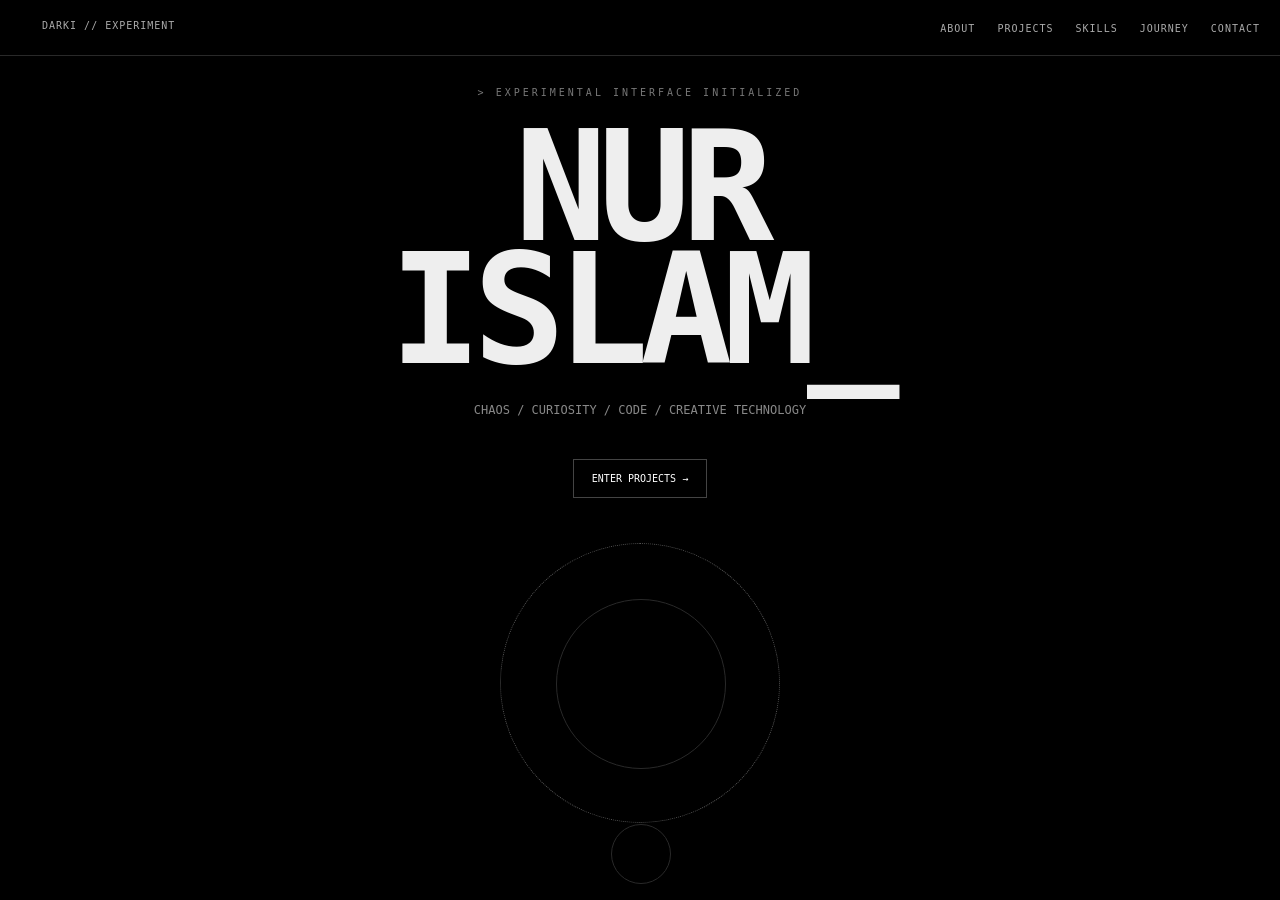
<file: index.html>
<!doctype html><html lang="en"><head><meta charset="utf-8"><meta name="viewport" content="width=device-width,initial-scale=1"><title>DARKI — Experiment</title><style>*{box-sizing:border-box}body{margin:0;background:#000;color:#eee;font-family:monospace}nav{position:sticky;top:0;border-bottom:1px solid #292929;background:#000;padding:20px;display:flex;justify-content:space-between;z-index:2}nav a{color:#aaa;text-decoration:none;margin-left:22px;font-size:10px;letter-spacing:1px}nav a:hover{color:#fff}.wrap{max-width:1400px;margin:auto;padding:30px}.hero{min-height:82vh;display:grid;place-items:center;text-align:center}.prompt{color:#777;font-size:10px;letter-spacing:3px}.title{font-size:clamp(65px,12vw,170px);line-height:.8;letter-spacing:-9px;margin:28px 0}.sub{color:#888;font-size:12px;line-height:1.8}.btn{display:inline-block;border:1px solid #444;padding:13px 18px;margin-top:25px;color:#fff;text-decoration:none;font-size:10px}.btn:hover{background:#fff;color:#000}.sphere{width:280px;height:280px;border:1px dotted #555;border-radius:50%;margin:45px auto 0;animation:spin 18s linear infinite}.sphere:before,.sphere:after{content:"";display:block;border:1px solid #292929;border-radius:50%;position:relative;inset:55px;width:168px;height:168px}.sphere:after{inset:110px;width:58px;height:58px}@keyframes spin{to{transform:rotate(360deg)}}@media(max-width:700px){nav div{display:none}.wrap{padding:20px}.title{letter-spacing:-4px}}
</style></head><body><nav><a href="index.html">DARKI // EXPERIMENT</a><div><a href="about.html">ABOUT</a><a href="projects.html">PROJECTS</a><a href="skills.html">SKILLS</a><a href="journey.html">JOURNEY</a><a href="contact.html">CONTACT</a></div></nav><main class="wrap"><section class="hero"><div><div class="prompt">&gt; EXPERIMENTAL INTERFACE INITIALIZED</div><h1 class="title">NUR<br>ISLAM_</h1><p class="sub">CHAOS / CURIOSITY / CODE / CREATIVE TECHNOLOGY</p><a class="btn" href="projects.html">ENTER PROJECTS →</a><div class="sphere"></div></div></section></main></body></html>
</file>
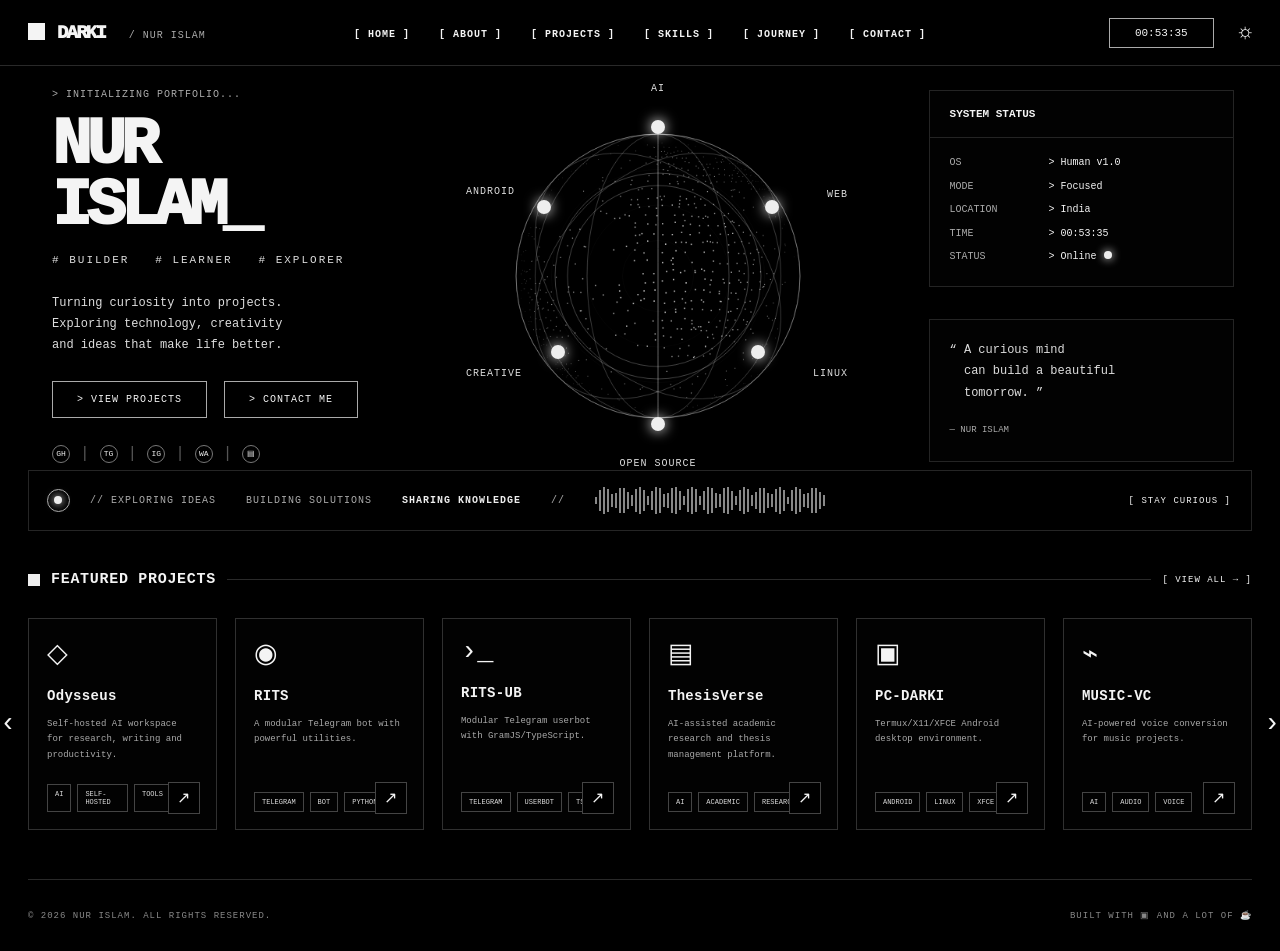
<file: portfolio.html>
<!doctype html>
<html lang="en">
<head>
<meta charset="utf-8">
<meta name="viewport" content="width=device-width,initial-scale=1">
<meta name="description" content="DARKI — Nur Islam. Developer, designer and creative technologist.">
<title>DARKI / NUR ISLAM</title>
<style>
:root{--bg:#000;--fg:#f4f4f4;--muted:#999;--dim:#666;--line:#292929;--panel:#030303;--max:1460px}*{box-sizing:border-box;margin:0;padding:0}html{background:#000;scroll-behavior:smooth}body{background:#000;color:var(--fg);font-family:"SFMono-Regular",Consolas,"Liberation Mono",monospace;overflow-x:hidden}a{color:inherit;text-decoration:none}button{font:inherit;color:inherit}.wrap{width:min(calc(100% - 56px),var(--max));margin:auto}.top{height:66px;border-bottom:1px solid #292929;background:#000;position:fixed;inset:0 0 auto;z-index:50}.nav{height:100%;display:grid;grid-template-columns:1fr auto 1fr;align-items:center}.brand{font-size:19px;font-weight:950;letter-spacing:-1.8px;line-height:.9;white-space:nowrap}.brand .sq{display:inline-block;width:17px;height:17px;background:#f4f4f4;margin-right:12px;vertical-align:-2px}.brand i{font-style:normal;color:#aaa;font-size:10px;font-weight:500;margin-left:14px;letter-spacing:1px}.links{display:flex;gap:29px;list-style:none;justify-content:center}.links a{font-size:10px;letter-spacing:1px;font-weight:700;white-space:nowrap}.links a:hover{opacity:.55}.tools{justify-self:end;display:flex;align-items:center;gap:25px}.clock{border:1px solid #aaa;min-width:105px;padding:8px 13px;text-align:center;font-size:11px}.theme{font-size:22px;line-height:1}.hero{height:470px;padding-top:66px}.hero-grid{height:100%;display:grid;grid-template-columns:1fr 1.35fr .9fr;gap:28px;align-items:center}.intro{padding-left:24px}.eyebrow{font-size:10px;color:#aaa;letter-spacing:1px;margin-bottom:16px}.name{font-size:clamp(48px,5.1vw,78px);line-height:.92;letter-spacing:-5px;font-weight:950}.name:after{content:"_";animation:blink 1s steps(1) infinite}@keyframes blink{50%{opacity:0}}.roles{font-size:11px;letter-spacing:2px;color:#ddd;margin-top:17px}.copy{font-size:12px;line-height:1.75;color:#ddd;margin-top:27px;max-width:350px}.actions{display:flex;gap:17px;margin-top:25px}.btn{border:1px solid #aaa;padding:12px 24px;font-size:10px;letter-spacing:1px}.btn:hover{background:#fff;color:#000}.social{display:flex;gap:10px;margin-top:27px;color:#eee}.social a{display:flex;align-items:center;gap:8px;font-size:12px}.social .br{color:#555}.ico{width:18px;height:18px;display:inline-grid;place-items:center;border:1px solid #777;border-radius:50%;font-size:8px}.globe-wrap{height:420px;position:relative;display:grid;place-items:center}.globe{width:390px;height:390px;position:relative}.globe canvas{width:100%;height:100%;display:block}.orbit-label{position:absolute;font-size:10px;color:#ddd;letter-spacing:1px;white-space:nowrap}.ai{top:2px;left:50%;transform:translateX(-50%)}.android{top:105px;left:3px}.web{top:108px;right:5px}.creative{bottom:92px;left:3px}.linux{bottom:92px;right:5px}.opensource{bottom:2px;left:50%;transform:translateX(-50%)}.orbit-dot{position:absolute;width:14px;height:14px;border-radius:50%;background:#eee;box-shadow:0 0 13px #fff}.d1{top:39px;left:50%;transform:translateX(-50%)}.d2{top:119px;left:74px}.d3{top:119px;right:74px}.d4{bottom:112px;left:88px}.d5{bottom:112px;right:88px}.d6{bottom:40px;left:50%;transform:translateX(-50%)}.side{display:flex;flex-direction:column;gap:32px;padding-right:18px}.panel{border:1px solid #242424;background:#020202}.panel-title{padding:17px 20px;border-bottom:1px solid #242424;font-size:11px;font-weight:700}.status{padding:13px 20px 17px}.row{display:grid;grid-template-columns:85px 1fr;gap:14px;font-size:10px;line-height:2.35}.row span{color:#aaa}.row b{font-weight:500}.online:after{content:"";display:inline-block;width:8px;height:8px;border-radius:50%;background:#eee;margin-left:7px;box-shadow:0 0 10px #fff}.quote{padding:20px;font-size:12px;line-height:1.8;color:#ddd;min-height:143px}.quote small{display:block;margin-top:17px;color:#aaa;font-size:9px}.ticker{height:61px;border:1px solid #252525;display:grid;grid-template-columns:auto 1fr auto;align-items:center;margin-bottom:40px;overflow:hidden}.ticker-orb{width:23px;height:23px;border:1px solid #aaa;border-radius:50%;margin-left:18px;position:relative}.ticker-orb:after{content:"";position:absolute;width:8px;height:8px;background:#eee;border-radius:50%;inset:6px;box-shadow:0 0 9px #fff}.ticker-track{display:flex;align-items:center;gap:30px;white-space:nowrap;font-size:10px;color:#aaa;letter-spacing:1px;overflow:hidden;padding:0 20px}.ticker-track b{color:#eee}.wave{width:240px;height:34px;display:flex;align-items:center;gap:2px;opacity:.8}.wave i{width:2px;background:#aaa;display:block;animation:wave .75s ease-in-out infinite alternate}@keyframes wave{to{transform:scaleY(.35)}}.curious{font-size:9px;letter-spacing:1px;margin-right:20px;white-space:nowrap}.section-head{display:flex;align-items:center;gap:11px;margin-bottom:30px}.square{width:12px;height:12px;background:#eee}.section-head h2{font-size:15px;letter-spacing:.7px}.rule{height:1px;background:#2a2a2a;flex:1}.view{font-size:9px;letter-spacing:1px}.carousel{position:relative}.track{display:flex;gap:18px;overflow-x:auto;overflow-y:hidden;scroll-behavior:smooth;scrollbar-width:none}.track::-webkit-scrollbar{display:none}.card{flex:0 0 calc((100% - 90px)/6);height:212px;border:1px solid #303030;background:#020202;padding:18px;position:relative;transition:.25s}.card:hover{border-color:#777;transform:translateY(-3px)}.card-icon{font-size:27px;margin-bottom:18px}.card h3{font-size:14px;letter-spacing:.3px}.card p{font-size:9px;color:#aaa;line-height:1.7;margin-top:13px;max-width:190px}.tags{position:absolute;left:18px;bottom:17px;display:flex;gap:6px;padding-right:45px}.tag{border:1px solid #444;padding:5px 7px;font-size:7px;color:#ddd}.card-link{position:absolute;right:16px;bottom:15px;width:32px;height:32px;border:1px solid #444;display:flex;align-items:center;justify-content:center;font-size:16px;background:#000;z-index:2;transition:.2s}.card-link:hover{background:#fff;color:#000;border-color:#fff;transform:translateY(-2px)}.carousel-btn{position:absolute;top:50%;transform:translateY(-50%);width:26px;height:42px;border:0;background:transparent;font-size:27px;cursor:pointer;z-index:3}.carousel-btn:hover{background:#fff;color:#000}.prev{left:-33px}.next{right:-33px}.footer{height:72px;border-top:1px solid #292929;margin-top:49px;display:flex;align-items:center;justify-content:space-between;color:#888;font-size:9px;letter-spacing:1px}.footer b{color:#ddd;font-weight:500}@media(max-width:1100px){.nav{grid-template-columns:auto 1fr auto}.links{gap:18px}.hero-grid{grid-template-columns:1fr 1.2fr .8fr}.globe{width:330px;height:330px}.card{flex-basis:calc((100% - 54px)/4)}}@media(max-width:820px){.wrap{width:calc(100% - 30px)}.top{height:62px}.links{display:none}.nav{grid-template-columns:1fr auto}.tools{gap:14px}.hero{height:auto;min-height:700px;padding-top:62px}.hero-grid{grid-template-columns:1fr;gap:10px;padding:35px 0}.intro{padding-left:0}.globe-wrap{height:390px;order:2}.side{padding:0;order:3}.side .quote{display:none}.ticker{margin-top:20px;grid-template-columns:auto 1fr}.curious{display:none}.wave{display:none}.track{overflow-x:auto}.card{flex-basis:260px}.prev{left:-7px}.next{right:-7px}.footer{font-size:7px}}@media(max-width:520px){.brand{font-size:16px}.brand .sq{width:14px;height:14px;margin-right:8px}.brand i{font-size:8px;margin-left:8px}.clock{min-width:88px;font-size:9px}.theme{font-size:18px}.hero{min-height:850px}.name{font-size:52px}.actions{gap:8px}.btn{padding:11px 14px}.globe{width:310px;height:310px}.orbit-label{font-size:8px}.android{left:-4px}.web{right:-4px}.creative{left:-4px}.linux{right:-4px}.d1{top:28px}.d2{top:91px;left:58px}.d3{top:91px;right:58px}.d4{bottom:85px;left:65px}.d5{bottom:85px;right:65px}.d6{bottom:28px}.ticker-track{font-size:8px;gap:18px}.section-head h2{font-size:12px}.card{height:205px}.footer{height:85px;flex-direction:column;justify-content:center;gap:9px}}@media(prefers-reduced-motion:reduce){.track{scroll-behavior:auto}.wave i{animation:none}}
</style>
</head>
<body>
<header class="top"><nav class="wrap nav"><a class="brand" href="#home"><span class="sq"></span>DARKI <i>/ NUR ISLAM</i></a><ul class="links"><li><a href="#home">[ HOME ]</a></li><li><a href="#about">[ ABOUT ]</a></li><li><a href="#projects">[ PROJECTS ]</a></li><li><a href="#skills">[ SKILLS ]</a></li><li><a href="#journey">[ JOURNEY ]</a></li><li><a href="#contact">[ CONTACT ]</a></li></ul><div class="tools"><span class="clock" id="clock">00:00:00</span><span class="theme">☼</span></div></nav></header>
<main id="home" class="wrap">
<section class="hero"><div class="hero-grid">
<div class="intro"><div class="eyebrow">&gt; INITIALIZING PORTFOLIO...</div><h1 class="name">NUR ISLAM</h1><div class="roles"># BUILDER &nbsp; # LEARNER &nbsp; # EXPLORER</div><p class="copy">Turning curiosity into projects.<br>Exploring technology, creativity<br>and ideas that make life better.</p><div class="actions"><a class="btn" href="#projects">&gt; VIEW PROJECTS</a><a class="btn" href="mailto:nurislam76898@gmail.com">&gt; CONTACT ME</a></div><div class="social"><a href="https://github.com/nur12islam"><span class="ico">GH</span></a><span class="br">|</span><a href="https://t.me/darki0047"><span class="ico">TG</span></a><span class="br">|</span><a href="https://instagram.com/darki0047"><span class="ico">IG</span></a><span class="br">|</span><a href="#contact"><span class="ico">WA</span></a><span class="br">|</span><a href="#projects"><span class="ico">▤</span></a></div></div>
<div class="globe-wrap"><div class="globe"><canvas id="globe" width="500" height="500"></canvas><span class="orbit-label ai">AI</span><span class="orbit-label android">ANDROID</span><span class="orbit-label web">WEB</span><span class="orbit-label creative">CREATIVE</span><span class="orbit-label linux">LINUX</span><span class="orbit-label opensource">OPEN SOURCE</span><i class="orbit-dot d1"></i><i class="orbit-dot d2"></i><i class="orbit-dot d3"></i><i class="orbit-dot d4"></i><i class="orbit-dot d5"></i><i class="orbit-dot d6"></i></div></div>
<div class="side"><div class="panel"><div class="panel-title">SYSTEM STATUS</div><div class="status"><div class="row"><span>OS</span><b>&gt; Human v1.0</b></div><div class="row"><span>MODE</span><b>&gt; Focused</b></div><div class="row"><span>LOCATION</span><b>&gt; India</b></div><div class="row"><span>TIME</span><b id="statusTime">&gt; --:--:--</b></div><div class="row"><span>STATUS</span><b class="online">&gt; Online</b></div></div></div><div class="panel quote">“ A curious mind<br>&nbsp;&nbsp;can build a beautiful<br>&nbsp;&nbsp;tomorrow. ”<small>— NUR ISLAM</small></div></div>
</div></section>
<div class="ticker"><span class="ticker-orb"></span><div class="ticker-track"><span>// EXPLORING IDEAS</span><span>BUILDING SOLUTIONS</span><span><b>SHARING KNOWLEDGE</b></span><span>//</span><span class="wave" id="wave"></span></div><span class="curious">[ STAY CURIOUS ]</span></div>
<section id="projects"><div class="section-head"><span class="square"></span><h2>FEATURED PROJECTS</h2><span class="rule"></span><a class="view" href="https://github.com/nur12islam?tab=repositories">[ VIEW ALL → ]</a></div><div class="carousel"><button class="carousel-btn prev" id="prev" aria-label="Previous projects">‹</button><div class="track" id="track">
<article class="card"><div class="card-icon">◇</div><h3>Odysseus</h3><p>Self-hosted AI workspace for research, writing and productivity.</p><div class="tags"><span class="tag">AI</span><span class="tag">SELF-HOSTED</span><span class="tag">TOOLS</span></div><a class="card-link" href="https://github.com/nur12islam/odysseus" target="_blank" rel="noopener" aria-label="Open Odysseus on GitHub">↗</a></article>
<article class="card"><div class="card-icon">◉</div><h3>RITS</h3><p>A modular Telegram bot with powerful utilities.</p><div class="tags"><span class="tag">TELEGRAM</span><span class="tag">BOT</span><span class="tag">PYTHON</span></div><a class="card-link" href="https://github.com/nur12islam/Rits" target="_blank" rel="noopener" aria-label="Open RITS on GitHub">↗</a></article>
<article class="card"><div class="card-icon">›_</div><h3>RITS-UB</h3><p>Modular Telegram userbot with GramJS/TypeScript.</p><div class="tags"><span class="tag">TELEGRAM</span><span class="tag">USERBOT</span><span class="tag">TS</span></div><a class="card-link" href="https://github.com/nur12islam/rits-ub" target="_blank" rel="noopener" aria-label="Open RITS-UB on GitHub">↗</a></article>
<article class="card"><div class="card-icon">▤</div><h3>ThesisVerse</h3><p>AI-assisted academic research and thesis management platform.</p><div class="tags"><span class="tag">AI</span><span class="tag">ACADEMIC</span><span class="tag">RESEARCH</span></div><a class="card-link" href="https://github.com/nur12islam/Thesis-Verse" target="_blank" rel="noopener" aria-label="Open ThesisVerse on GitHub">↗</a></article>
<article class="card"><div class="card-icon">▣</div><h3>PC-DARKI</h3><p>Termux/X11/XFCE Android desktop environment.</p><div class="tags"><span class="tag">ANDROID</span><span class="tag">LINUX</span><span class="tag">XFCE</span></div><a class="card-link" href="https://github.com/nur12islam/Pc-darki" target="_blank" rel="noopener" aria-label="Open PC-DARKI on GitHub">↗</a></article>
<article class="card"><div class="card-icon">⌁</div><h3>MUSIC-VC</h3><p>AI-powered voice conversion for music projects.</p><div class="tags"><span class="tag">AI</span><span class="tag">AUDIO</span><span class="tag">VOICE</span></div><a class="card-link" href="https://github.com/nur12islam/MUSIC-VC" target="_blank" rel="noopener" aria-label="Open MUSIC-VC on GitHub">↗</a></article>
<article class="card"><div class="card-icon">◌</div><h3>Userge</h3><p>Telegram automation and userbot project.</p><div class="tags"><span class="tag">TELEGRAM</span><span class="tag">PYTHON</span></div><a class="card-link" href="https://github.com/nur12islam/Userge" target="_blank" rel="noopener" aria-label="Open Userge on GitHub">↗</a></article>
<article class="card"><div class="card-icon">◈</div><h3>Ultroid_x</h3><p>Telegram automation and utility project.</p><div class="tags"><span class="tag">TELEGRAM</span><span class="tag">AUTOMATION</span></div><a class="card-link" href="https://github.com/nur12islam/Ultroid_x" target="_blank" rel="noopener" aria-label="Open Ultroid_x on GitHub">↗</a></article>
<article class="card"><div class="card-icon">▦</div><h3>DDT</h3><p>Open-source development project.</p><div class="tags"><span class="tag">OPEN SOURCE</span><span class="tag">TOOLS</span></div><a class="card-link" href="https://github.com/nur12islam/DDT" target="_blank" rel="noopener" aria-label="Open DDT on GitHub">↗</a></article>
</div><button class="carousel-btn next" id="next" aria-label="Next projects">›</button></div></section>
</main>
<footer class="wrap footer"><span>© 2026 NUR ISLAM. ALL RIGHTS RESERVED.</span><span>BUILT WITH ▣ AND A LOT OF ☕</span></footer>
<script>
const clock=document.getElementById('clock'),statusTime=document.getElementById('statusTime');function tick(){const t=new Date().toLocaleTimeString('en-GB',{hour12:false});clock.textContent=t;statusTime.textContent='> '+t}tick();setInterval(tick,1000);
const wave=document.getElementById('wave');for(let i=0;i<58;i++){const b=document.createElement('i');b.style.height=(7+Math.abs(Math.sin(i*.72))*20)+'px';b.style.animationDelay=(i%9)*-.08+'s';wave.appendChild(b)}
const track=document.getElementById('track'),cards=[...track.querySelectorAll('.card')],step=()=>{const c=cards[0];return c?c.getBoundingClientRect().width+18:300};let autoTimer,paused=false;function moveNext(){if(paused)return;const max=track.scrollWidth-track.clientWidth;const target=track.scrollLeft+step();if(target>=max-4)track.scrollTo({left:0,behavior:'smooth'});else track.scrollBy({left:step(),behavior:'smooth'})}function startAuto(){clearInterval(autoTimer);autoTimer=setInterval(moveNext,2700)}track.addEventListener('mouseenter',()=>{paused=true});track.addEventListener('mouseleave',()=>{paused=false});track.addEventListener('touchstart',()=>{paused=true},{passive:true});track.addEventListener('touchend',()=>{setTimeout(()=>paused=false,1200)},{passive:true});document.getElementById('next').onclick=()=>{paused=true;track.scrollBy({left:step(),behavior:'smooth'});setTimeout(()=>paused=false,1800)};document.getElementById('prev').onclick=()=>{paused=true;track.scrollBy({left:-step(),behavior:'smooth'});setTimeout(()=>paused=false,1800)};startAuto();
const c=document.getElementById('globe'),ctx=c.getContext('2d'),W=c.width,H=c.height,pts=[];let rot=0;const polys={na:[[-168,72],[-140,72],[-125,60],[-100,55],[-82,30],[-90,15],[-105,18],[-120,30],[-135,48],[-155,50]],sa:[[-82,12],[-68,8],[-52,-5],[-48,-25],[-58,-55],[-72,-50],[-80,-20]],eu:[[-10,58],[10,70],[35,60],[45,45],[25,35],[5,40]],af:[[-17,35],[15,37],[35,25],[50,5],[40,-20],[25,-35],[5,-35],[-10,-10]],asia:[[40,55],[70,60],[100,55],[135,50],[150,30],[125,10],[95,15],[70,30],[50,40]],aus:[[112,-12],[145,-10],[153,-28],[140,-40],[115,-35]]};function inside(x,y,p){let hit=false;for(let i=0,j=p.length-1;i<p.length;j=i++){let xi=p[i][0],yi=p[i][1],xj=p[j][0],yj=p[j][1],cross=((yi>y)!=(yj>y))&&(x<(xj-xi)*(y-yi)/(yj-yi)+xi);if(cross)hit=!hit}return hit}function land(lon,lat){return Object.values(polys).some(p=>inside(lon,lat,p))}for(let lat=-58;lat<=72;lat+=4)for(let lon=-180;lon<=180;lon+=4)if(land(lon,lat)&&Math.random()>.12)pts.push([lon+(Math.random()-.5)*2,lat+(Math.random()-.5)*2]);for(let i=0;i<700;i++){const lat=Math.asin(Math.random()*2-1)*180/Math.PI,lon=Math.random()*360-180;if(Math.abs(lat)<78)pts.push([lon,lat])}function project(lon,lat){lon=((lon+rot+540)%360)-180;const lr=lon*Math.PI/180,br=lat*Math.PI/180,R=180,x=Math.cos(br)*Math.sin(lr),z=Math.cos(br)*Math.cos(lr),y=Math.sin(br);if(z<-.02)return null;return[W/2+x*R,H/2-y*R,z]}function draw(){ctx.clearRect(0,0,W,H);const cx=W/2,cy=H/2,R=182;ctx.strokeStyle='rgba(255,255,255,.22)';ctx.lineWidth=1;ctx.beginPath();ctx.arc(cx,cy,R,0,Math.PI*2);ctx.stroke();for(let k=1;k<4;k++){ctx.globalAlpha=.12;ctx.beginPath();ctx.arc(cx,cy,R*k/4,0,Math.PI*2);ctx.stroke()}ctx.globalAlpha=1;ctx.strokeStyle='rgba(255,255,255,.13)';for(let a=-60;a<=60;a+=30){const q=a*Math.PI/180;ctx.beginPath();ctx.ellipse(cx,cy,R*Math.cos(q),R,0,0,Math.PI*2);ctx.stroke()}for(let a=0;a<360;a+=45){const q=a*Math.PI/180;ctx.beginPath();ctx.ellipse(cx,cy,R,Math.abs(R*Math.cos(q)),q,0,Math.PI*2);ctx.stroke()}for(const p of pts){const q=project(p[0],p[1]);if(!q)continue;ctx.fillStyle=`rgba(255,255,255,${.25+.55*Math.max(0,q[2])})`;const s=q[2]*1.35+.3;ctx.fillRect(q[0],q[1],s,s)}ctx.strokeStyle='rgba(255,255,255,.28)';ctx.beginPath();ctx.arc(cx,cy,116,0,Math.PI*2);ctx.stroke();ctx.beginPath();ctx.arc(cx,cy,132,0,Math.PI*2);ctx.stroke();rot+=.035;requestAnimationFrame(draw)}draw();
</script>
</body>
</html>
</file>
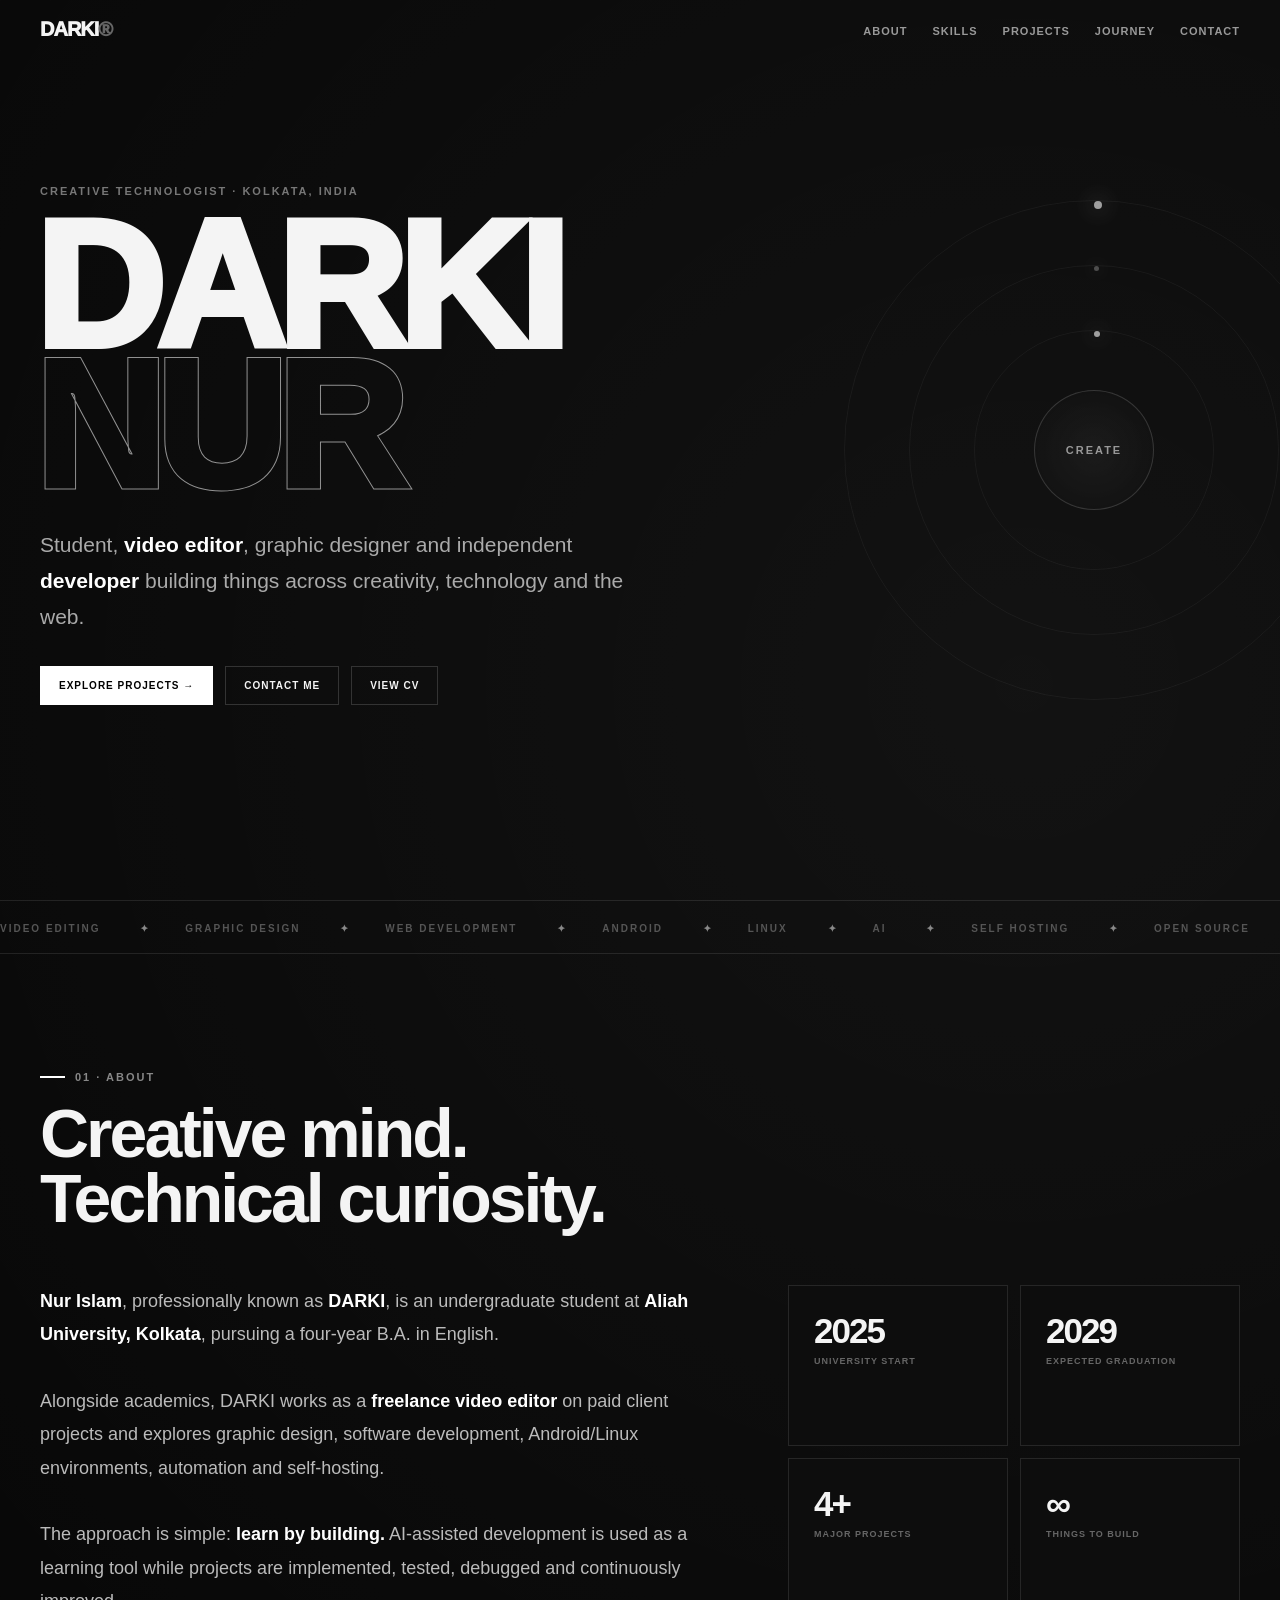
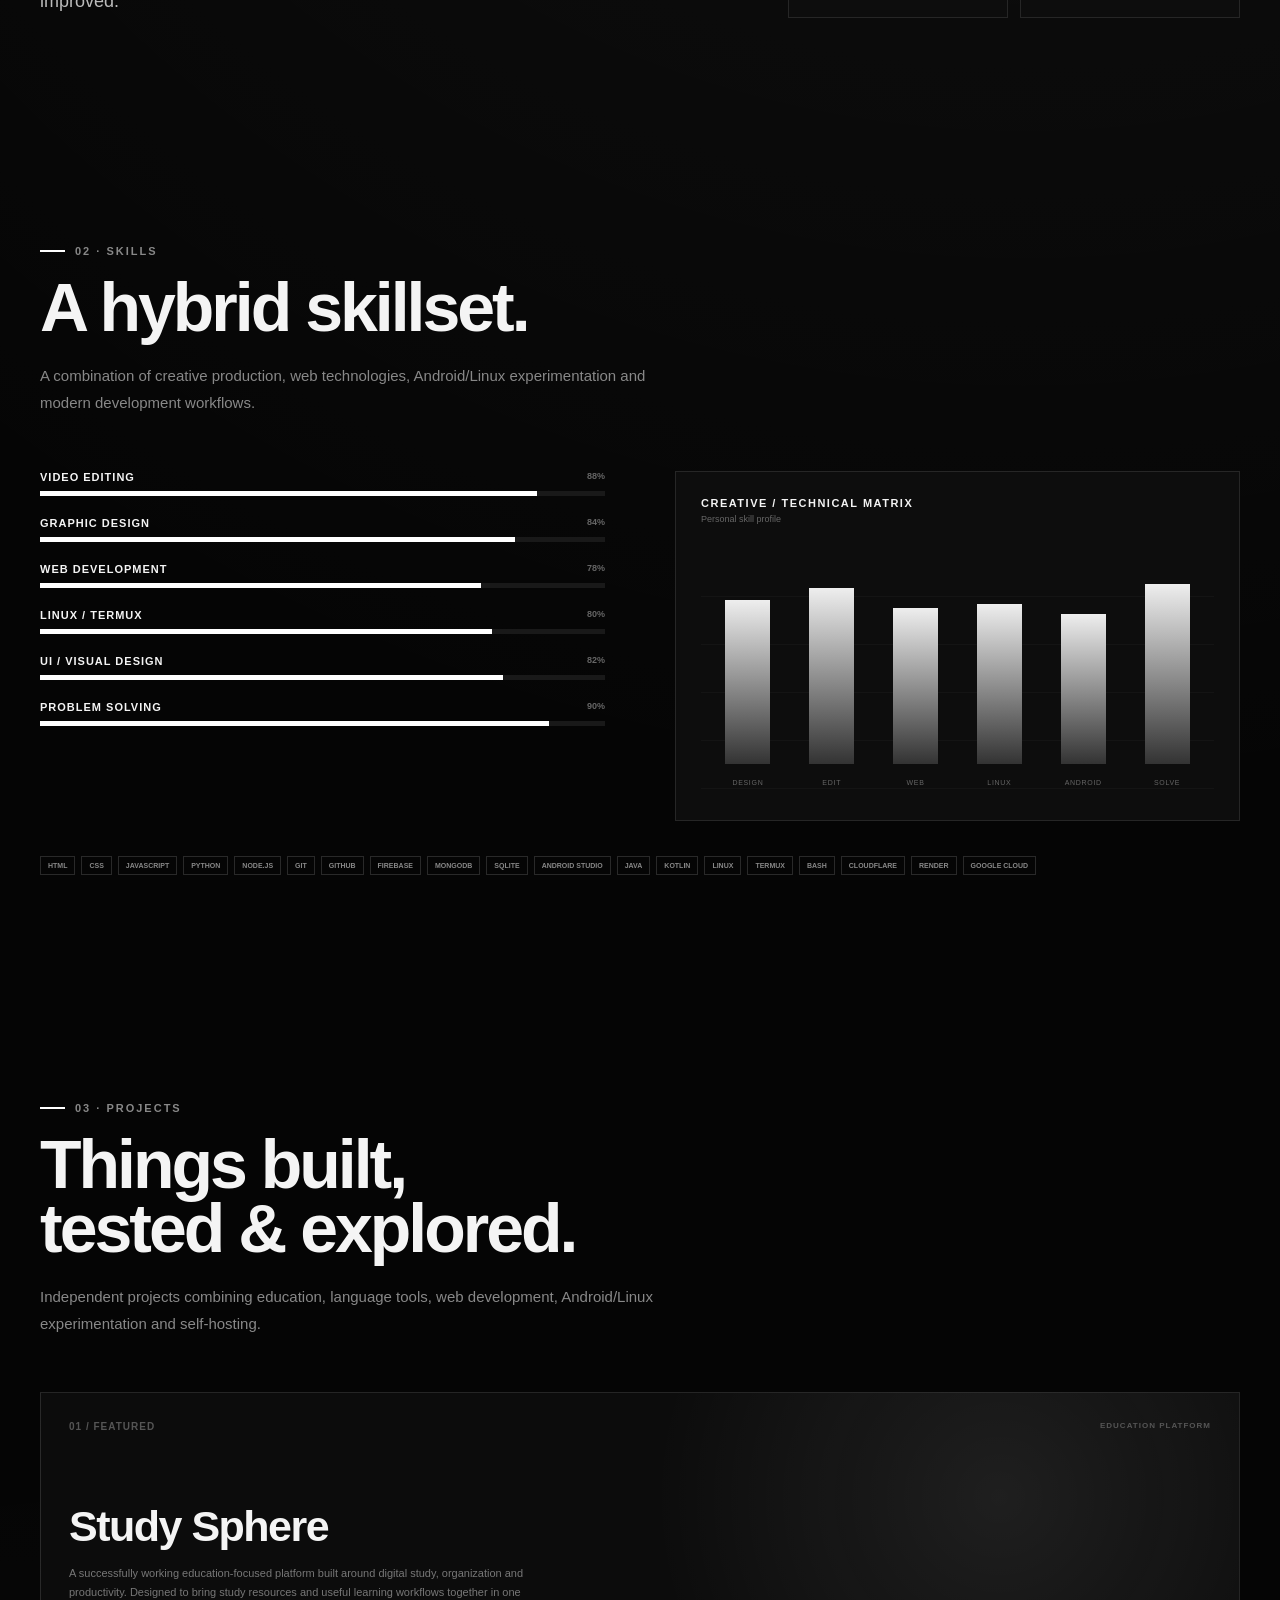
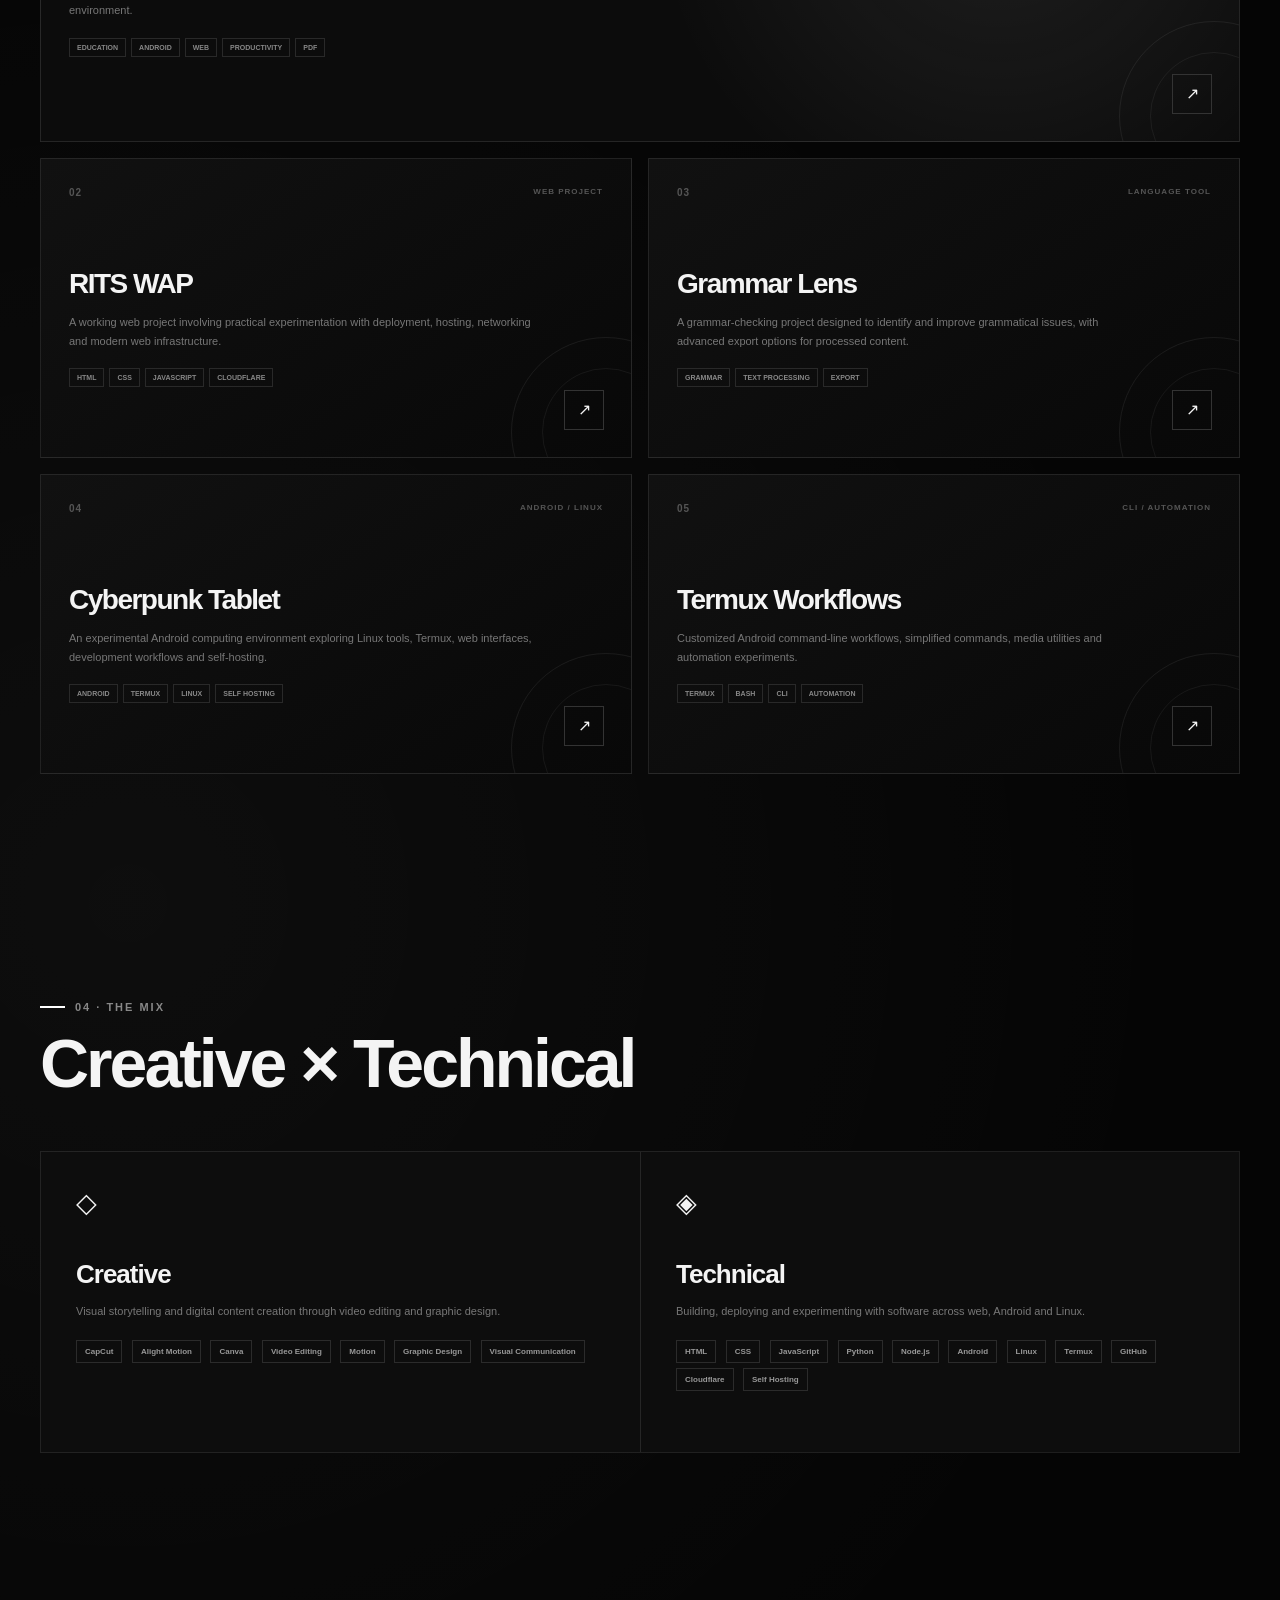
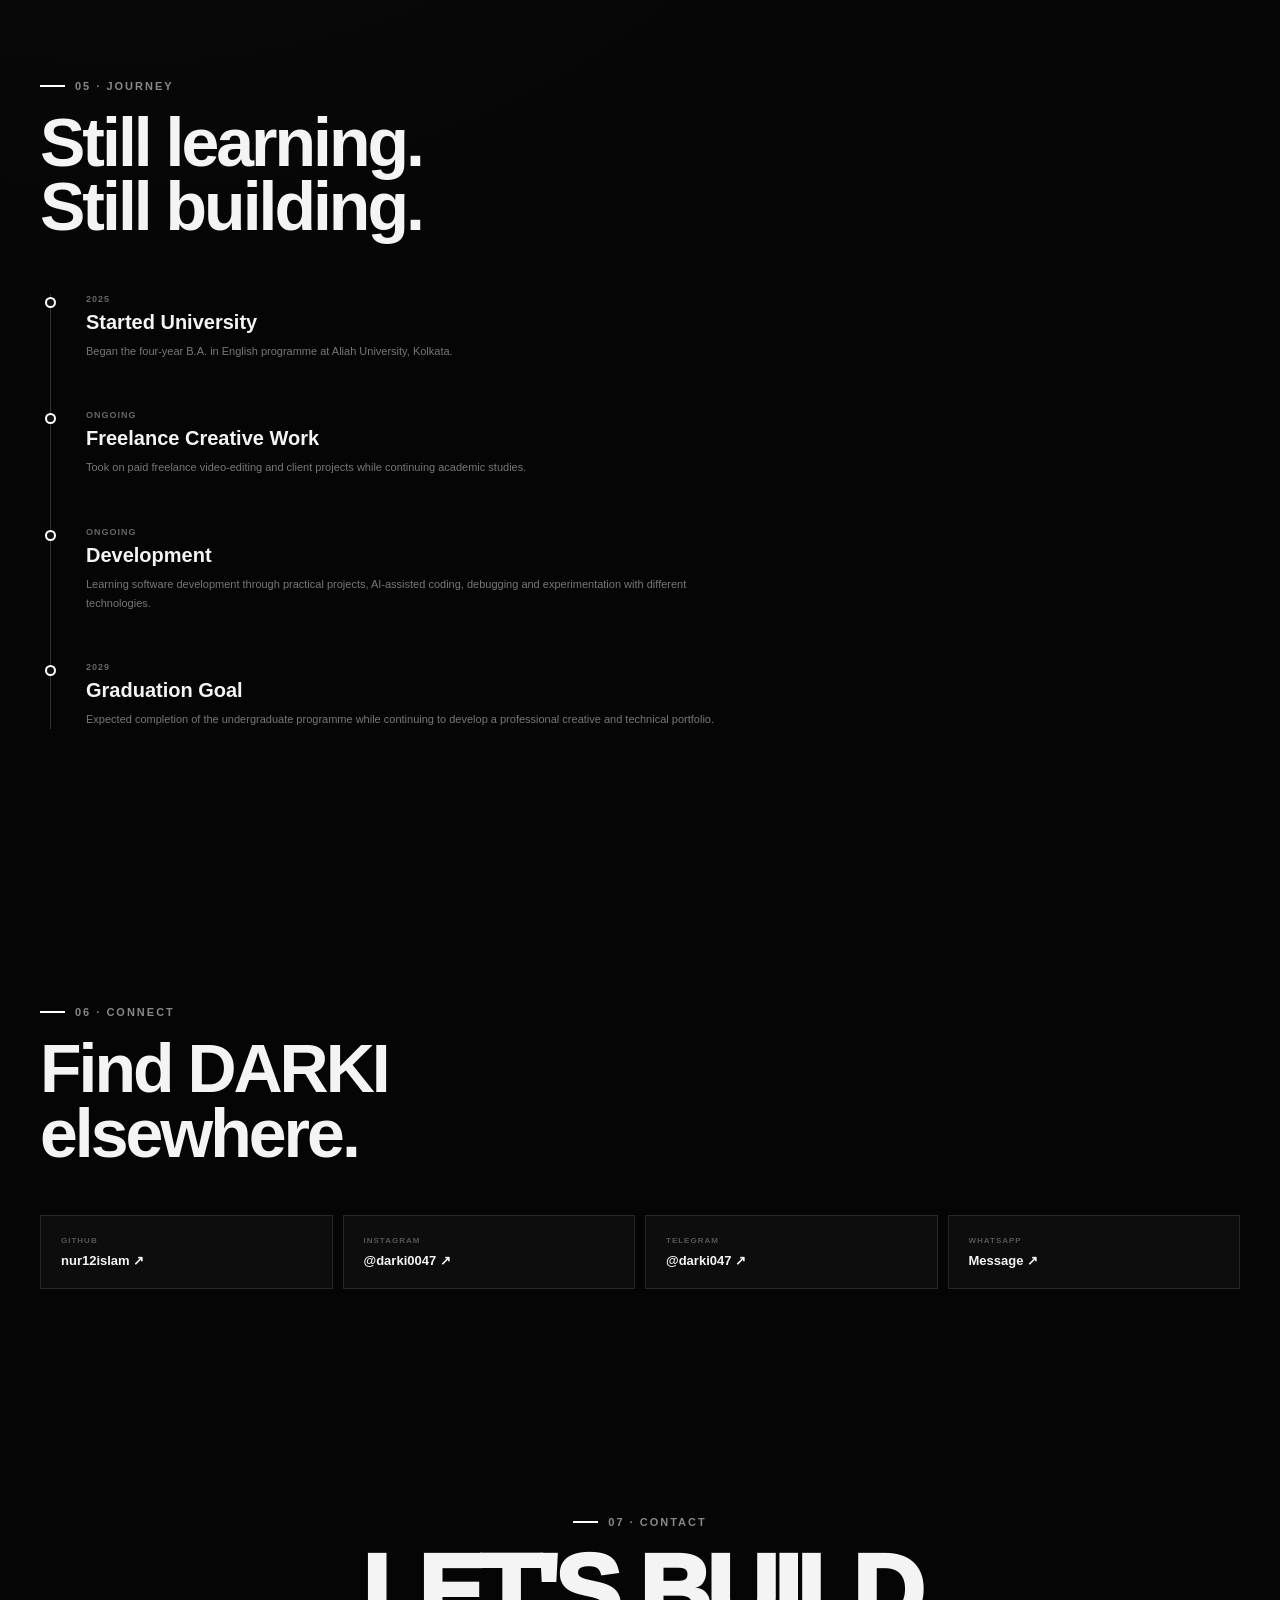
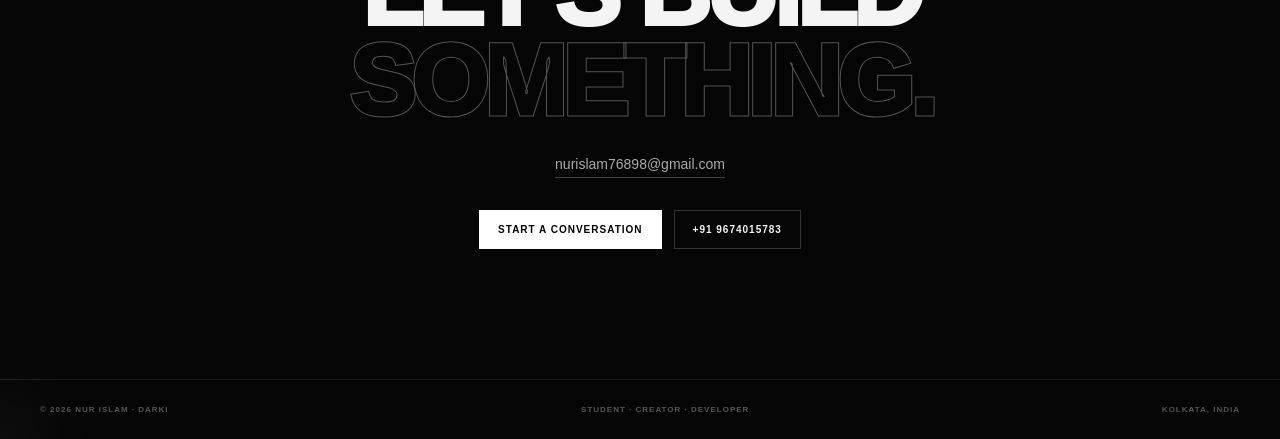
<file: preview.html>
<!DOCTYPE html>
<html lang="en">
<head>
<meta charset="UTF-8">
<meta name="viewport" content="width=device-width, initial-scale=1.0">

<meta name="description"
content="DARKI — Nur Islam. Student, video editor, graphic designer and independent developer.">

<title>DARKI — Creative Technologist</title>

<style>

/* =========================================================
   ROOT
   ========================================================= */

:root {
    --bg: #050505;
    --bg2: #090909;
    --panel: #0d0d0d;
    --panel2: #111111;

    --text: #f4f4f4;
    --muted: #888;
    --muted2: #555;

    --line: rgba(255,255,255,.10);
    --line2: rgba(255,255,255,.06);

    --accent: #ffffff;
    --accent-soft: rgba(255,255,255,.08);

    --max: 1200px;
}


/* =========================================================
   RESET
   ========================================================= */

* {
    margin: 0;
    padding: 0;
    box-sizing: border-box;
}

html {
    scroll-behavior: smooth;
}

body {
    background:
        radial-gradient(
            circle at 80% 10%,
            rgba(255,255,255,.055),
            transparent 28%
        ),
        radial-gradient(
            circle at 10% 60%,
            rgba(255,255,255,.035),
            transparent 25%
        ),
        var(--bg);

    color: var(--text);

    font-family:
        Inter,
        "Segoe UI",
        Arial,
        sans-serif;

    overflow-x: hidden;
}


/* =========================================================
   CUSTOM SCROLLBAR
   ========================================================= */

::-webkit-scrollbar {
    width: 7px;
}

::-webkit-scrollbar-track {
    background: #050505;
}

::-webkit-scrollbar-thumb {
    background: #333;
    border-radius: 10px;
}

::-webkit-scrollbar-thumb:hover {
    background: #555;
}


/* =========================================================
   SELECTION
   ========================================================= */

::selection {
    background: white;
    color: black;
}


/* =========================================================
   GLOBAL
   ========================================================= */

a {
    color: inherit;
    text-decoration: none;
}

.container {
    width: min(
        calc(100% - 40px),
        var(--max)
    );

    margin: auto;
}

section {
    padding: 110px 0;
    position: relative;
}

.section-label {
    display: inline-flex;
    align-items: center;
    gap: 10px;

    color: #888;

    font-size: 11px;
    font-weight: 800;

    letter-spacing: 2px;
    text-transform: uppercase;

    margin-bottom: 18px;
}

.section-label::before {
    content: "";

    width: 25px;
    height: 2px;

    background: white;
}

.section-title {
    font-size: clamp(35px, 6vw, 68px);

    line-height: .95;

    letter-spacing: -3px;

    font-weight: 900;

    max-width: 850px;
}

.section-description {
    max-width: 650px;

    margin-top: 22px;

    color: #888;

    font-size: 15px;

    line-height: 1.8;
}


/* =========================================================
   BACKGROUND GRID
   ========================================================= */

.background-grid {
    position: fixed;

    inset: 0;

    pointer-events: none;

    z-index: -1;

    opacity: .22;

    background-image:
        linear-gradient(
            rgba(255,255,255,.025) 1px,
            transparent 1px
        ),
        linear-gradient(
            90deg,
            rgba(255,255,255,.025) 1px,
            transparent 1px
        );

    background-size: 50px 50px;

    mask-image:
        linear-gradient(
            to bottom,
            black,
            transparent 90%
        );
}


/* =========================================================
   NAVBAR
   ========================================================= */

.nav {
    position: fixed;

    top: 0;
    left: 0;

    width: 100%;

    z-index: 100;

    padding: 18px 0;

    transition:
        background .3s,
        backdrop-filter .3s;
}

.nav.scrolled {
    background: rgba(5,5,5,.75);

    backdrop-filter: blur(18px);

    border-bottom:
        1px solid var(--line);
}

.nav-inner {
    display: flex;

    justify-content: space-between;

    align-items: center;
}

.logo {
    font-size: 20px;

    font-weight: 950;

    letter-spacing: -1px;
}

.logo span {
    color: #666;
}

.nav-links {
    display: flex;

    gap: 25px;

    list-style: none;
}

.nav-links a {
    font-size: 11px;

    color: #999;

    font-weight: 700;

    text-transform: uppercase;

    letter-spacing: 1px;

    transition: color .25s;
}

.nav-links a:hover {
    color: white;
}

.menu-button {
    display: none;

    border: 1px solid #333;

    background: transparent;

    color: white;

    padding: 9px 11px;

    cursor: pointer;
}


/* =========================================================
   HERO
   ========================================================= */

.hero {
    min-height: 100vh;

    display: flex;

    align-items: center;

    padding-top: 100px;

    overflow: hidden;
}

.hero-content {
    position: relative;

    z-index: 2;
}

.hero-small {
    color: #777;

    font-size: 11px;

    font-weight: 800;

    letter-spacing: 2px;

    text-transform: uppercase;

    margin-bottom: 20px;
}

.hero-name {
    font-size: clamp(
        75px,
        15vw,
        180px
    );

    line-height: .78;

    letter-spacing: -9px;

    font-weight: 950;

    margin-left: -7px;
}

.hero-name .outline {
    color: transparent;

    -webkit-text-stroke:
        1px rgba(255,255,255,.55);
}

.hero-role {
    margin-top: 30px;

    font-size: clamp(
        15px,
        2vw,
        21px
    );

    color: #aaa;

    max-width: 600px;

    line-height: 1.7;
}

.hero-role strong {
    color: white;
}

.hero-buttons {
    display: flex;

    gap: 12px;

    flex-wrap: wrap;

    margin-top: 32px;
}

.button {
    display: inline-flex;

    align-items: center;

    justify-content: center;

    gap: 9px;

    padding:
        13px
        18px;

    border: 1px solid #333;

    font-size: 10px;

    font-weight: 850;

    text-transform: uppercase;

    letter-spacing: 1px;

    transition:
        transform .25s,
        background .25s,
        color .25s,
        border .25s;
}

.button:hover {
    transform: translateY(-3px);

    border-color: white;
}

.button.primary {
    background: white;

    color: black;

    border-color: white;
}

.button.primary:hover {
    background: #ddd;
}


/* =========================================================
   HERO ORBIT
   ========================================================= */

.hero-visual {
    position: absolute;

    right: -5%;

    top: 50%;

    transform:
        translateY(-50%);

    width: 500px;

    height: 500px;

    opacity: .6;
}

.orbit {
    position: absolute;

    inset: 0;

    border:
        1px solid rgba(255,255,255,.08);

    border-radius: 50%;

    animation:
        spin 30s linear infinite;
}

.orbit.two {
    inset: 65px;

    animation-duration: 20s;

    animation-direction: reverse;
}

.orbit.three {
    inset: 130px;

    animation-duration: 14s;
}

.orbit-dot {
    position: absolute;

    width: 8px;
    height: 8px;

    background: white;

    border-radius: 50%;

    top: 0;
    left: 50%;

    box-shadow:
        0 0 25px white;
}

.orbit.two .orbit-dot {
    width: 5px;
    height: 5px;

    background: #777;
}

.orbit.three .orbit-dot {
    width: 6px;
    height: 6px;
}

.hero-core {
    position: absolute;

    inset: 190px;

    border:
        1px solid rgba(255,255,255,.25);

    border-radius: 50%;

    display: flex;

    align-items: center;

    justify-content: center;

    font-size: 11px;

    font-weight: 900;

    letter-spacing: 2px;

    background:
        radial-gradient(
            circle,
            rgba(255,255,255,.08),
            transparent
        );

    animation:
        pulse 4s ease-in-out infinite;
}

@keyframes spin {
    from {
        transform: rotate(0deg);
    }

    to {
        transform: rotate(360deg);
    }
}

@keyframes pulse {
    0%,100% {
        transform: scale(1);
    }

    50% {
        transform: scale(1.08);
    }
}


/* =========================================================
   MARQUEE
   ========================================================= */

.marquee {
    border-top:
        1px solid var(--line);

    border-bottom:
        1px solid var(--line);

    overflow: hidden;

    padding: 17px 0;

    white-space: nowrap;
}

.marquee-track {
    display: inline-flex;

    gap: 35px;

    animation:
        marquee 25s linear infinite;
}

.marquee-item {
    font-size: 10px;

    font-weight: 900;

    letter-spacing: 2px;

    text-transform: uppercase;

    color: #555;
}

.marquee-item::after {
    content: "✦";

    margin-left: 35px;

    color: #888;
}

@keyframes marquee {
    from {
        transform: translateX(0);
    }

    to {
        transform: translateX(-50%);
    }
}


/* =========================================================
   ABOUT
   ========================================================= */

.about-grid {
    display: grid;

    grid-template-columns:
        1.2fr .8fr;

    gap: 70px;

    margin-top: 55px;
}

.about-text {
    font-size: 18px;

    line-height: 1.85;

    color: #bbb;
}

.about-text strong {
    color: white;
}

.about-stats {
    display: grid;

    grid-template-columns: 1fr 1fr;

    gap: 12px;
}

.stat {
    padding: 25px;

    background: var(--panel);

    border:
        1px solid var(--line);

    transition:
        transform .3s,
        border .3s;
}

.stat:hover {
    transform: translateY(-5px);

    border-color: #444;
}

.stat-number {
    font-size: 35px;

    font-weight: 900;

    letter-spacing: -2px;
}

.stat-label {
    margin-top: 5px;

    color: #666;

    font-size: 9px;

    font-weight: 800;

    text-transform: uppercase;

    letter-spacing: 1px;
}


/* =========================================================
   SKILLS / GRAPH
   ========================================================= */

.skills-layout {
    display: grid;

    grid-template-columns:
        1fr 1fr;

    gap: 70px;

    margin-top: 55px;
}

.skills-list {
    display: flex;

    flex-direction: column;

    gap: 21px;
}

.skill-row {
    cursor: default;
}

.skill-head {
    display: flex;

    justify-content: space-between;

    margin-bottom: 8px;
}

.skill-name {
    font-size: 11px;

    font-weight: 800;

    text-transform: uppercase;

    letter-spacing: 1px;
}

.skill-percent {
    color: #666;

    font-size: 9px;

    font-weight: 800;
}

.skill-track {
    height: 5px;

    background: #191919;

    overflow: hidden;
}

.skill-progress {
    height: 100%;

    width: 0;

    background: white;

    transition:
        width 1.4s
        cubic-bezier(.2,.8,.2,1);
}


/* GRAPH */

.graph-card {
    min-height: 350px;

    padding: 25px;

    border:
        1px solid var(--line);

    background: var(--panel);

    position: relative;
}

.graph-title {
    font-size: 11px;

    font-weight: 900;

    text-transform: uppercase;

    letter-spacing: 1.5px;
}

.graph-subtitle {
    color: #666;

    font-size: 9px;

    margin-top: 5px;
}

.graph {
    height: 240px;

    margin-top: 25px;

    position: relative;

    display: flex;

    align-items: flex-end;

    justify-content: space-around;

    gap: 10px;

    padding:
        15px
        10px
        25px;
}

.graph::before {
    content: "";

    position: absolute;

    inset: 0;

    background:
        repeating-linear-gradient(
            to bottom,
            transparent 0,
            transparent 47px,
            rgba(255,255,255,.06) 48px
        );
}

.graph-column {
    position: relative;

    z-index: 2;

    flex: 1;

    max-width: 45px;

    height: 100%;

    display: flex;

    align-items: flex-end;

    justify-content: center;
}

.graph-bar {
    width: 100%;

    height: var(--height);

    background:
        linear-gradient(
            to top,
            #333,
            #eee
        );

    transform-origin: bottom;

    transform: scaleY(0);

    transition:
        transform 1.2s
        cubic-bezier(.2,.8,.2,1);
}

.graph-column.active .graph-bar {
    transform: scaleY(1);
}

.graph-label {
    position: absolute;

    bottom: -22px;

    font-size: 7px;

    color: #666;

    text-transform: uppercase;

    letter-spacing: .7px;
}


/* =========================================================
   PROJECTS
   ========================================================= */

.projects-grid {
    margin-top: 55px;

    display: grid;

    grid-template-columns:
        repeat(2, 1fr);

    gap: 16px;
}

.project {
    position: relative;

    min-height: 300px;

    padding: 28px;

    border:
        1px solid var(--line);

    background:
        linear-gradient(
            145deg,
            #111,
            #080808
        );

    overflow: hidden;

    transition:
        transform .35s,
        border .35s;
}

.project:hover {
    transform: translateY(-7px);

    border-color: #444;
}

.project-number {
    font-size: 10px;

    color: #555;

    font-weight: 900;

    letter-spacing: 1px;
}

.project-type {
    position: absolute;

    top: 28px;
    right: 28px;

    color: #555;

    font-size: 8px;

    font-weight: 800;

    text-transform: uppercase;

    letter-spacing: 1px;
}

.project-name {
    margin-top: 70px;

    font-size: 28px;

    font-weight: 900;

    letter-spacing: -1.5px;
}

.project-description {
    margin-top: 13px;

    color: #777;

    font-size: 11px;

    line-height: 1.7;

    max-width: 470px;
}

.project-tags {
    display: flex;

    flex-wrap: wrap;

    gap: 5px;

    margin-top: 18px;
}

.project-tag {
    padding:
        5px
        7px;

    border:
        1px solid #292929;

    color: #888;

    font-size: 7px;

    font-weight: 800;

    text-transform: uppercase;
}

.project-link {
    position: absolute;

    bottom: 27px;
    right: 27px;

    width: 40px;
    height: 40px;

    border:
        1px solid #333;

    display: flex;

    align-items: center;

    justify-content: center;

    font-size: 16px;

    transition:
        background .25s,
        color .25s;
}

.project-link:hover {
    background: white;

    color: black;
}

.project-decoration {
    position: absolute;

    right: -70px;
    bottom: -70px;

    width: 190px;
    height: 190px;

    border:
        1px solid rgba(255,255,255,.07);

    border-radius: 50%;
}

.project-decoration::before {
    content: "";

    position: absolute;

    inset: 30px;

    border:
        1px solid rgba(255,255,255,.06);

    border-radius: 50%;
}


/* FEATURE PROJECT */

.project.featured {
    grid-column: span 2;

    min-height: 350px;

    background:
        radial-gradient(
            circle at 80% 30%,
            rgba(255,255,255,.08),
            transparent 35%
        ),
        #0c0c0c;
}

.project.featured .project-name {
    font-size: 43px;
}


/* =========================================================
   TIMELINE
   ========================================================= */

.timeline {
    margin-top: 55px;

    position: relative;

    border-left:
        1px solid #333;

    margin-left: 10px;

    padding-left: 35px;
}

.timeline-item {
    position: relative;

    margin-bottom: 50px;

    opacity: 0;

    transform: translateX(-15px);

    transition:
        opacity .7s,
        transform .7s;
}

.timeline-item.visible {
    opacity: 1;

    transform: translateX(0);
}

.timeline-dot {
    position: absolute;

    left: -41px;

    top: 3px;

    width: 11px;
    height: 11px;

    background: #111;

    border:
        2px solid white;

    border-radius: 50%;
}

.timeline-year {
    font-size: 9px;

    color: #666;

    font-weight: 900;

    letter-spacing: 1px;
}

.timeline-title {
    margin-top: 7px;

    font-size: 20px;

    font-weight: 900;
}

.timeline-text {
    margin-top: 8px;

    max-width: 650px;

    color: #777;

    font-size: 11px;

    line-height: 1.7;
}


/* =========================================================
   CREATIVE / TECH SPLIT
   ========================================================= */

.split {
    display: grid;

    grid-template-columns: 1fr 1fr;

    margin-top: 55px;

    border:
        1px solid var(--line);
}

.split-card {
    min-height: 300px;

    padding: 35px;

    background: var(--panel);
}

.split-card + .split-card {
    border-left:
        1px solid var(--line);
}

.split-icon {
    font-size: 27px;

    margin-bottom: 40px;
}

.split-title {
    font-size: 26px;

    font-weight: 900;

    letter-spacing: -1px;
}

.split-text {
    margin-top: 12px;

    color: #777;

    font-size: 11px;

    line-height: 1.7;
}

.split-list {
    list-style: none;

    margin-top: 20px;
}

.split-list li {
    display: inline-block;

    margin:
        0
        5px
        5px
        0;

    padding:
        6px
        8px;

    border:
        1px solid #2b2b2b;

    color: #999;

    font-size: 8px;

    font-weight: 700;
}


/* =========================================================
   SOCIALS
   ========================================================= */

.social-grid {
    margin-top: 50px;

    display: grid;

    grid-template-columns:
        repeat(4, 1fr);

    gap: 10px;
}

.social-card {
    padding: 20px;

    border:
        1px solid var(--line);

    background: var(--panel);

    transition:
        transform .3s,
        background .3s;
}

.social-card:hover {
    transform: translateY(-5px);

    background: #151515;
}

.social-platform {
    color: #555;

    font-size: 8px;

    font-weight: 900;

    letter-spacing: 1px;

    text-transform: uppercase;
}

.social-handle {
    margin-top: 8px;

    font-size: 13px;

    font-weight: 800;
}


/* =========================================================
   CONTACT / CTA
   ========================================================= */

.contact-section {
    text-align: center;

    padding-bottom: 130px;
}

.contact-title {
    font-size: clamp(
        45px,
        8vw,
        100px
    );

    line-height: .9;

    font-weight: 950;

    letter-spacing: -5px;
}

.contact-title span {
    color: transparent;

    -webkit-text-stroke:
        1px #555;
}

.contact-email {
    display: inline-block;

    margin-top: 30px;

    font-size: 14px;

    color: #aaa;

    border-bottom:
        1px solid #444;

    padding-bottom: 5px;
}

.contact-email:hover {
    color: white;

    border-color: white;
}


/* =========================================================
   FOOTER
   ========================================================= */

footer {
    border-top:
        1px solid var(--line);

    padding: 25px 0;

    color: #555;

    font-size: 8px;

    font-weight: 800;

    letter-spacing: 1px;

    text-transform: uppercase;
}

.footer-inner {
    display: flex;

    justify-content: space-between;

    gap: 20px;
}


/* =========================================================
   REVEAL ANIMATION
   ========================================================= */

.reveal {
    opacity: 0;

    transform:
        translateY(30px);

    transition:
        opacity .8s ease,
        transform .8s ease;
}

.reveal.visible {
    opacity: 1;

    transform:
        translateY(0);
}


/* =========================================================
   RESPONSIVE
   ========================================================= */

@media(max-width: 900px) {

    .hero-visual {
        opacity: .25;

        right: -25%;
    }

    .about-grid,
    .skills-layout {
        grid-template-columns: 1fr;

        gap: 40px;
    }

    .projects-grid {
        grid-template-columns: 1fr;
    }

    .project.featured {
        grid-column: span 1;
    }

    .social-grid {
        grid-template-columns:
            repeat(2, 1fr);
    }

}


@media(max-width: 650px) {

    section {
        padding: 75px 0;
    }

    .container {
        width:
            calc(100% - 28px);
    }

    .nav-links {
        display: none;

        position: absolute;

        top: 65px;
        left: 14px;
        right: 14px;

        padding: 20px;

        flex-direction: column;

        background: #0b0b0b;

        border:
            1px solid #222;
    }

    .nav-links.open {
        display: flex;
    }

    .menu-button {
        display: block;
    }

    .hero {
        min-height: 90vh;
    }

    .hero-name {
        font-size: 21vw;

        letter-spacing: -4px;
    }

    .hero-visual {
        width: 300px;

        height: 300px;

        right: -30%;

        top: 60%;
    }

    .hero-core {
        inset: 115px;
    }

    .orbit.two {
        inset: 40px;
    }

    .orbit.three {
        inset: 80px;
    }

    .about-stats {
        grid-template-columns: 1fr 1fr;
    }

    .project {
        min-height: 320px;
    }

    .project.featured .project-name {
        font-size: 32px;
    }

    .split {
        grid-template-columns: 1fr;
    }

    .split-card + .split-card {
        border-left: 0;

        border-top:
            1px solid var(--line);
    }

    .social-grid {
        grid-template-columns: 1fr 1fr;
    }

    .contact-title {
        letter-spacing: -3px;
    }

    .footer-inner {
        flex-direction: column;
    }

}


/* =========================================================
   REDUCED MOTION
   ========================================================= */

@media(prefers-reduced-motion: reduce) {

    *,
    *::before,
    *::after {
        scroll-behavior: auto !important;

        animation-duration: .01ms !important;

        animation-iteration-count: 1 !important;

        transition-duration: .01ms !important;
    }

}

</style>
</head>


<body>


<div class="background-grid"></div>


<!-- =========================================================
     NAVIGATION
     ========================================================= -->

<nav class="nav" id="navbar">

    <div class="container nav-inner">

        <a href="#home" class="logo">
            DARKI<span>®</span>
        </a>

        <button
            class="menu-button"
            id="menuButton"
            type="button"
            aria-label="Open navigation">

            ☰

        </button>

        <ul class="nav-links" id="navLinks">

            <li>
                <a href="#about">
                    About
                </a>
            </li>

            <li>
                <a href="#skills">
                    Skills
                </a>
            </li>

            <li>
                <a href="#projects">
                    Projects
                </a>
            </li>

            <li>
                <a href="#journey">
                    Journey
                </a>
            </li>

            <li>
                <a href="#contact">
                    Contact
                </a>
            </li>

        </ul>

    </div>

</nav>


<!-- =========================================================
     HERO
     ========================================================= -->

<main>

<section
    class="hero"
    id="home">

    <div class="container">

        <div class="hero-content reveal">

            <div class="hero-small">
                Creative Technologist · Kolkata, India
            </div>

            <h1 class="hero-name">

                DARKI<br>

                <span class="outline">
                    NUR
                </span>

            </h1>

            <p class="hero-role">

                Student, <strong>video editor</strong>,
                graphic designer and independent
                <strong>developer</strong> building things
                across creativity, technology and the web.

            </p>

            <div class="hero-buttons">

                <a
                    class="button primary"
                    href="#projects">

                    Explore Projects
                    →
                    
                </a>

                <a
                    class="button"
                    href="mailto:nurislam76898@gmail.com">

                    Contact Me

                </a>

                <!-- Replace CV filename if necessary -->

                <a
                    class="button"
                    href="darki-cv.pdf"
                    target="_blank">

                    View CV

                </a>

            </div>

        </div>


        <div class="hero-visual">

            <div class="orbit">
                <span class="orbit-dot"></span>
            </div>

            <div class="orbit two">
                <span class="orbit-dot"></span>
            </div>

            <div class="orbit three">
                <span class="orbit-dot"></span>
            </div>

            <div class="hero-core">
                CREATE
            </div>

        </div>

    </div>

</section>


<!-- =========================================================
     MARQUEE
     ========================================================= -->

<div class="marquee">

    <div class="marquee-track">

        <span class="marquee-item">
            VIDEO EDITING
        </span>

        <span class="marquee-item">
            GRAPHIC DESIGN
        </span>

        <span class="marquee-item">
            WEB DEVELOPMENT
        </span>

        <span class="marquee-item">
            ANDROID
        </span>

        <span class="marquee-item">
            LINUX
        </span>

        <span class="marquee-item">
            AI
        </span>

        <span class="marquee-item">
            SELF HOSTING
        </span>

        <span class="marquee-item">
            OPEN SOURCE
        </span>

        <!-- Duplicate for seamless animation -->

        <span class="marquee-item">
            VIDEO EDITING
        </span>

        <span class="marquee-item">
            GRAPHIC DESIGN
        </span>

        <span class="marquee-item">
            WEB DEVELOPMENT
        </span>

        <span class="marquee-item">
            ANDROID
        </span>

        <span class="marquee-item">
            LINUX
        </span>

        <span class="marquee-item">
            AI
        </span>

        <span class="marquee-item">
            SELF HOSTING
        </span>

        <span class="marquee-item">
            OPEN SOURCE
        </span>

    </div>

</div>


<!-- =========================================================
     ABOUT
     ========================================================= -->

<section id="about">

    <div class="container">

        <div class="section-label reveal">
            01 · About
        </div>

        <h2 class="section-title reveal">
            Creative mind.<br>
            Technical curiosity.
        </h2>


        <div class="about-grid">

            <div class="about-text reveal">

                <p>

                    <strong>Nur Islam</strong>, professionally known
                    as <strong>DARKI</strong>, is an undergraduate
                    student at <strong>Aliah University, Kolkata</strong>,
                    pursuing a four-year B.A. in English.

                </p>

                <br>

                <p>

                    Alongside academics, DARKI works as a
                    <strong>freelance video editor</strong> on paid
                    client projects and explores graphic design,
                    software development, Android/Linux environments,
                    automation and self-hosting.

                </p>

                <br>

                <p>

                    The approach is simple:
                    <strong>learn by building.</strong>
                    AI-assisted development is used as a learning
                    tool while projects are implemented, tested,
                    debugged and continuously improved.

                </p>

            </div>


            <div class="about-stats reveal">

                <div class="stat">

                    <div class="stat-number">
                        2025
                    </div>

                    <div class="stat-label">
                        University Start
                    </div>

                </div>


                <div class="stat">

                    <div class="stat-number">
                        2029
                    </div>

                    <div class="stat-label">
                        Expected Graduation
                    </div>

                </div>


                <div class="stat">

                    <div class="stat-number">
                        4+
                    </div>

                    <div class="stat-label">
                        Major Projects
                    </div>

                </div>


                <div class="stat">

                    <div class="stat-number">
                        ∞
                    </div>

                    <div class="stat-label">
                        Things To Build
                    </div>

                </div>

            </div>

        </div>

    </div>

</section>


<!-- =========================================================
     SKILLS
     ========================================================= -->

<section id="skills">

    <div class="container">

        <div class="section-label reveal">
            02 · Skills
        </div>

        <h2 class="section-title reveal">
            A hybrid skillset.
        </h2>

        <p class="section-description reveal">

            A combination of creative production, web technologies,
            Android/Linux experimentation and modern development
            workflows.

        </p>


        <div class="skills-layout">


            <!-- SKILL BARS -->

            <div class="skills-list reveal">


                <div class="skill-row">

                    <div class="skill-head">

                        <span class="skill-name">
                            Video Editing
                        </span>

                        <span class="skill-percent">
                            88%
                        </span>

                    </div>

                    <div class="skill-track">

                        <div
                            class="skill-progress"
                            data-width="88">
                        </div>

                    </div>

                </div>


                <div class="skill-row">

                    <div class="skill-head">

                        <span class="skill-name">
                            Graphic Design
                        </span>

                        <span class="skill-percent">
                            84%
                        </span>

                    </div>

                    <div class="skill-track">

                        <div
                            class="skill-progress"
                            data-width="84">
                        </div>

                    </div>

                </div>


                <div class="skill-row">

                    <div class="skill-head">

                        <span class="skill-name">
                            Web Development
                        </span>

                        <span class="skill-percent">
                            78%
                        </span>

                    </div>

                    <div class="skill-track">

                        <div
                            class="skill-progress"
                            data-width="78">
                        </div>

                    </div>

                </div>


                <div class="skill-row">

                    <div class="skill-head">

                        <span class="skill-name">
                            Linux / Termux
                        </span>

                        <span class="skill-percent">
                            80%
                        </span>

                    </div>

                    <div class="skill-track">

                        <div
                            class="skill-progress"
                            data-width="80">
                        </div>

                    </div>

                </div>


                <div class="skill-row">

                    <div class="skill-head">

                        <span class="skill-name">
                            UI / Visual Design
                        </span>

                        <span class="skill-percent">
                            82%
                        </span>

                    </div>

                    <div class="skill-track">

                        <div
                            class="skill-progress"
                            data-width="82">
                        </div>

                    </div>

                </div>


                <div class="skill-row">

                    <div class="skill-head">

                        <span class="skill-name">
                            Problem Solving
                        </span>

                        <span class="skill-percent">
                            90%
                        </span>

                    </div>

                    <div class="skill-track">

                        <div
                            class="skill-progress"
                            data-width="90">
                        </div>

                    </div>

                </div>


            </div>


            <!-- GRAPH -->

            <div class="graph-card reveal">

                <div class="graph-title">
                    Creative / Technical Matrix
                </div>

                <div class="graph-subtitle">
                    Personal skill profile
                </div>


                <div class="graph">


                    <div
                        class="graph-column"
                        style="--height:82%">

                        <div class="graph-bar"></div>

                        <div class="graph-label">
                            Design
                        </div>

                    </div>


                    <div
                        class="graph-column"
                        style="--height:88%">

                        <div class="graph-bar"></div>

                        <div class="graph-label">
                            Edit
                        </div>

                    </div>


                    <div
                        class="graph-column"
                        style="--height:78%">

                        <div class="graph-bar"></div>

                        <div class="graph-label">
                            Web
                        </div>

                    </div>


                    <div
                        class="graph-column"
                        style="--height:80%">

                        <div class="graph-bar"></div>

                        <div class="graph-label">
                            Linux
                        </div>

                    </div>


                    <div
                        class="graph-column"
                        style="--height:75%">

                        <div class="graph-bar"></div>

                        <div class="graph-label">
                            Android
                        </div>

                    </div>


                    <div
                        class="graph-column"
                        style="--height:90%">

                        <div class="graph-bar"></div>

                        <div class="graph-label">
                            Solve
                        </div>

                    </div>


                </div>

            </div>

        </div>


        <!-- TECHNOLOGIES -->

        <div
            class="tags reveal"
            style="
                margin-top:35px;
                display:flex;
                flex-wrap:wrap;
                gap:6px;
            ">

            <span class="project-tag">HTML</span>
            <span class="project-tag">CSS</span>
            <span class="project-tag">JavaScript</span>
            <span class="project-tag">Python</span>
            <span class="project-tag">Node.js</span>
            <span class="project-tag">Git</span>
            <span class="project-tag">GitHub</span>
            <span class="project-tag">Firebase</span>
            <span class="project-tag">MongoDB</span>
            <span class="project-tag">SQLite</span>
            <span class="project-tag">Android Studio</span>
            <span class="project-tag">Java</span>
            <span class="project-tag">Kotlin</span>
            <span class="project-tag">Linux</span>
            <span class="project-tag">Termux</span>
            <span class="project-tag">Bash</span>
            <span class="project-tag">Cloudflare</span>
            <span class="project-tag">Render</span>
            <span class="project-tag">Google Cloud</span>

        </div>

    </div>

</section>


<!-- =========================================================
     PROJECTS
     ========================================================= -->

<section id="projects">

    <div class="container">

        <div class="section-label reveal">
            03 · Projects
        </div>

        <h2 class="section-title reveal">
            Things built,<br>
            tested & explored.
        </h2>

        <p class="section-description reveal">

            Independent projects combining education, language tools,
            web development, Android/Linux experimentation and
            self-hosting.

        </p>


        <div class="projects-grid">


            <!-- STUDY SPHERE -->

            <article class="project featured reveal">

                <div class="project-number">
                    01 / FEATURED
                </div>

                <div class="project-type">
                    Education Platform
                </div>

                <h3 class="project-name">
                    Study Sphere
                </h3>

                <p class="project-description">

                    A successfully working education-focused platform
                    built around digital study, organization and
                    productivity. Designed to bring study resources
                    and useful learning workflows together in one
                    environment.

                </p>

                <div class="project-tags">

                    <span class="project-tag">
                        Education
                    </span>

                    <span class="project-tag">
                        Android
                    </span>

                    <span class="project-tag">
                        Web
                    </span>

                    <span class="project-tag">
                        Productivity
                    </span>

                    <span class="project-tag">
                        PDF
                    </span>

                </div>


                <!-- IMPORTANT:
                     Replace href below with actual Study Sphere
                     website/repository when available.
                -->

                <a
                    href="https://github.com/StudySphereApp"
                    target="_blank"
                    class="project-link"
                    aria-label="Open Study Sphere">

                    ↗

                </a>

                <div class="project-decoration"></div>

            </article>


            <!-- RITS -->

            <article class="project reveal">

                <div class="project-number">
                    02
                </div>

                <div class="project-type">
                    Web Project
                </div>

                <h3 class="project-name">
                    RITS WAP
                </h3>

                <p class="project-description">

                    A working web project involving practical
                    experimentation with deployment, hosting,
                    networking and modern web infrastructure.

                </p>

                <div class="project-tags">

                    <span class="project-tag">
                        HTML
                    </span>

                    <span class="project-tag">
                        CSS
                    </span>

                    <span class="project-tag">
                        JavaScript
                    </span>

                    <span class="project-tag">
                        Cloudflare
                    </span>

                </div>

                <a
                    href="https://github.com/darkicnv/rits_wap"
                    target="_blank"
                    class="project-link"
                    aria-label="Open RITS WAP GitHub">

                    ↗

                </a>

                <div class="project-decoration"></div>

            </article>


            <!-- GRAMMAR LENS -->

            <article class="project reveal">

                <div class="project-number">
                    03
                </div>

                <div class="project-type">
                    Language Tool
                </div>

                <h3 class="project-name">
                    Grammar Lens
                </h3>

                <p class="project-description">

                    A grammar-checking project designed to identify
                    and improve grammatical issues, with advanced
                    export options for processed content.

                </p>

                <div class="project-tags">

                    <span class="project-tag">
                        Grammar
                    </span>

                    <span class="project-tag">
                        Text Processing
                    </span>

                    <span class="project-tag">
                        Export
                    </span>

                </div>

                <!-- Add actual URL when available -->

                <a
                    href="#contact"
                    class="project-link"
                    aria-label="Grammar Lens">

                    ↗

                </a>

                <div class="project-decoration"></div>

            </article>


            <!-- CYBERPUNK -->

            <article class="project reveal">

                <div class="project-number">
                    04
                </div>

                <div class="project-type">
                    Android / Linux
                </div>

                <h3 class="project-name">
                    Cyberpunk Tablet
                </h3>

                <p class="project-description">

                    An experimental Android computing environment
                    exploring Linux tools, Termux, web interfaces,
                    development workflows and self-hosting.

                </p>

                <div class="project-tags">

                    <span class="project-tag">
                        Android
                    </span>

                    <span class="project-tag">
                        Termux
                    </span>

                    <span class="project-tag">
                        Linux
                    </span>

                    <span class="project-tag">
                        Self Hosting
                    </span>

                </div>

                <a
                    href="#journey"
                    class="project-link"
                    aria-label="Explore Cyberpunk Tablet">

                    ↗

                </a>

                <div class="project-decoration"></div>

            </article>


            <!-- TERMUX -->

            <article class="project reveal">

                <div class="project-number">
                    05
                </div>

                <div class="project-type">
                    CLI / Automation
                </div>

                <h3 class="project-name">
                    Termux Workflows
                </h3>

                <p class="project-description">

                    Customized Android command-line workflows,
                    simplified commands, media utilities and
                    automation experiments.

                </p>

                <div class="project-tags">

                    <span class="project-tag">
                        Termux
                    </span>

                    <span class="project-tag">
                        Bash
                    </span>

                    <span class="project-tag">
                        CLI
                    </span>

                    <span class="project-tag">
                        Automation
                    </span>

                </div>

                <a
                    href="#skills"
                    class="project-link"
                    aria-label="Explore Termux workflows">

                    ↗

                </a>

                <div class="project-decoration"></div>

            </article>


        </div>

    </div>

</section>


<!-- =========================================================
     CREATIVE + TECH
     ========================================================= -->

<section>

    <div class="container">

        <div class="section-label reveal">
            04 · The Mix
        </div>

        <h2 class="section-title reveal">
            Creative × Technical
        </h2>


        <div class="split reveal">


            <div class="split-card">

                <div class="split-icon">
                    ◇
                </div>

                <h3 class="split-title">
                    Creative
                </h3>

                <p class="split-text">

                    Visual storytelling and digital content creation
                    through video editing and graphic design.

                </p>

                <ul class="split-list">

                    <li>CapCut</li>
                    <li>Alight Motion</li>
                    <li>Canva</li>
                    <li>Video Editing</li>
                    <li>Motion</li>
                    <li>Graphic Design</li>
                    <li>Visual Communication</li>

                </ul>

            </div>


            <div class="split-card">

                <div class="split-icon">
                    ◈
                </div>

                <h3 class="split-title">
                    Technical
                </h3>

                <p class="split-text">

                    Building, deploying and experimenting with
                    software across web, Android and Linux.

                </p>

                <ul class="split-list">

                    <li>HTML</li>
                    <li>CSS</li>
                    <li>JavaScript</li>
                    <li>Python</li>
                    <li>Node.js</li>
                    <li>Android</li>
                    <li>Linux</li>
                    <li>Termux</li>
                    <li>GitHub</li>
                    <li>Cloudflare</li>
                    <li>Self Hosting</li>

                </ul>

            </div>

        </div>

    </div>

</section>


<!-- =========================================================
     JOURNEY
     ========================================================= -->

<section id="journey">

    <div class="container">

        <div class="section-label reveal">
            05 · Journey
        </div>

        <h2 class="section-title reveal">
            Still learning.<br>
            Still building.
        </h2>


        <div class="timeline">


            <div class="timeline-item">

                <div class="timeline-dot"></div>

                <div class="timeline-year">
                    2025
                </div>

                <h3 class="timeline-title">
                    Started University
                </h3>

                <p class="timeline-text">

                    Began the four-year B.A. in English programme
                    at Aliah University, Kolkata.

                </p>

            </div>


            <div class="timeline-item">

                <div class="timeline-dot"></div>

                <div class="timeline-year">
                    ONGOING
                </div>

                <h3 class="timeline-title">
                    Freelance Creative Work
                </h3>

                <p class="timeline-text">

                    Took on paid freelance video-editing and client
                    projects while continuing academic studies.

                </p>

            </div>


            <div class="timeline-item">

                <div class="timeline-dot"></div>

                <div class="timeline-year">
                    ONGOING
                </div>

                <h3 class="timeline-title">
                    Development
                </h3>

                <p class="timeline-text">

                    Learning software development through practical
                    projects, AI-assisted coding, debugging and
                    experimentation with different technologies.

                </p>

            </div>


            <div class="timeline-item">

                <div class="timeline-dot"></div>

                <div class="timeline-year">
                    2029
                </div>

                <h3 class="timeline-title">
                    Graduation Goal
                </h3>

                <p class="timeline-text">

                    Expected completion of the undergraduate programme
                    while continuing to develop a professional creative
                    and technical portfolio.

                </p>

            </div>


        </div>

    </div>

</section>


<!-- =========================================================
     SOCIALS
     ========================================================= -->

<section>

    <div class="container">

        <div class="section-label reveal">
            06 · Connect
        </div>

        <h2 class="section-title reveal">
            Find DARKI<br>
            elsewhere.
        </h2>


        <div class="social-grid reveal">


            <a
                class="social-card"
                href="https://github.com/nur12islam"
                target="_blank">

                <div class="social-platform">
                    GitHub
                </div>

                <div class="social-handle">
                    nur12islam ↗
                </div>

            </a>


            <a
                class="social-card"
                href="https://instagram.com/darki0047"
                target="_blank">

                <div class="social-platform">
                    Instagram
                </div>

                <div class="social-handle">
                    @darki0047 ↗
                </div>

            </a>


            <a
                class="social-card"
                href="https://t.me/darki047"
                target="_blank">

                <div class="social-platform">
                    Telegram
                </div>

                <div class="social-handle">
                    @darki047 ↗
                </div>

            </a>


            <a
                class="social-card"
                href="https://wa.me/919674015783"
                target="_blank">

                <div class="social-platform">
                    WhatsApp
                </div>

                <div class="social-handle">
                    Message ↗
                </div>

            </a>


        </div>

    </div>

</section>


<!-- =========================================================
     CONTACT
     ========================================================= -->

<section
    id="contact"
    class="contact-section">

    <div class="container">

        <div class="section-label reveal"
             style="justify-content:center;">

            07 · Contact

        </div>

        <h2 class="contact-title reveal">

            LET'S BUILD<br>

            <span>SOMETHING.</span>

        </h2>


        <a
            class="contact-email reveal"
            href="mailto:nurislam76898@gmail.com">

            nurislam76898@gmail.com

        </a>


        <div
            class="hero-buttons reveal"
            style="
                justify-content:center;
            ">

            <a
                class="button primary"
                href="mailto:nurislam76898@gmail.com">

                Start a Conversation

            </a>

            <a
                class="button"
                href="tel:+919674015783">

                +91 9674015783

            </a>

        </div>

    </div>

</section>


</main>


<!-- =========================================================
     FOOTER
     ========================================================= -->

<footer>

    <div class="container footer-inner">

        <span>
            © 2026 NUR ISLAM · DARKI
        </span>

        <span>
            Student · Creator · Developer
        </span>

        <span>
            Kolkata, India
        </span>

    </div>

</footer>


<!-- =========================================================
     JAVASCRIPT
     ========================================================= -->

<script>

/* =========================================================
   NAVBAR SCROLL EFFECT
   ========================================================= */

const navbar =
    document.getElementById("navbar");

window.addEventListener(
    "scroll",
    () => {

        if (window.scrollY > 40) {
            navbar.classList.add("scrolled");
        } else {
            navbar.classList.remove("scrolled");
        }

    },
    { passive: true }
);


/* =========================================================
   MOBILE MENU
   ========================================================= */

const menuButton =
    document.getElementById("menuButton");

const navLinks =
    document.getElementById("navLinks");

menuButton.addEventListener(
    "click",
    () => {

        navLinks.classList.toggle("open");

    }
);


navLinks
    .querySelectorAll("a")
    .forEach(link => {

        link.addEventListener(
            "click",
            () => {

                navLinks.classList.remove("open");

            }
        );

    });


/* =========================================================
   INTERSECTION OBSERVER
   ========================================================= */

const observer =
    new IntersectionObserver(
        entries => {

            entries.forEach(entry => {

                if (!entry.isIntersecting)
                    return;

                entry.target
                    .classList
                    .add("visible");

                observer.unobserve(
                    entry.target
                );

            });

        },
        {
            threshold: .12
        }
    );


document
    .querySelectorAll(".reveal")
    .forEach(element => {

        observer.observe(element);

    });


/* =========================================================
   SKILL BARS
   ========================================================= */

const skillObserver =
    new IntersectionObserver(
        entries => {

            entries.forEach(entry => {

                if (!entry.isIntersecting)
                    return;

                const bar =
                    entry.target;

                const width =
                    bar.dataset.width;

                bar.style.width =
                    width + "%";

                skillObserver
                    .unobserve(bar);

            });

        },
        {
            threshold: .5
        }
    );


document
    .querySelectorAll(".skill-progress")
    .forEach(bar => {

        skillObserver.observe(bar);

    });


/* =========================================================
   GRAPH ANIMATION
   ========================================================= */

const graphObserver =
    new IntersectionObserver(
        entries => {

            entries.forEach(entry => {

                if (!entry.isIntersecting)
                    return;

                entry.target
                    .querySelectorAll(".graph-column")
                    .forEach(
                        (column, index) => {

                            setTimeout(
                                () => {

                                    column.classList
                                        .add("active");

                                },
                                index * 120
                            );

                        }
                    );

                graphObserver
                    .unobserve(entry.target);

            });

        },
        {
            threshold: .35
        }
    );


document
    .querySelectorAll(".graph")
    .forEach(graph => {

        graphObserver.observe(graph);

    });


/* =========================================================
   TIMELINE ANIMATION
   ========================================================= */

const timelineObserver =
    new IntersectionObserver(
        entries => {

            entries.forEach(entry => {

                if (!entry.isIntersecting)
                    return;

                entry.target
                    .classList
                    .add("visible");

                timelineObserver
                    .unobserve(entry.target);

            });

        },
        {
            threshold: .25
        }
    );


document
    .querySelectorAll(".timeline-item")
    .forEach(item => {

        timelineObserver.observe(item);

    });


/* =========================================================
   CURSOR GLOW
   ========================================================= */

const glow =
    document.createElement("div");

glow.style.position = "fixed";
glow.style.width = "220px";
glow.style.height = "220px";
glow.style.borderRadius = "50%";
glow.style.pointerEvents = "none";
glow.style.zIndex = "-1";
glow.style.background =
    "radial-gradient(circle, rgba(255,255,255,.035), transparent 65%)";
glow.style.transform =
    "translate(-50%, -50%)";

document.body.appendChild(glow);


window.addEventListener(
    "pointermove",
    event => {

        glow.style.left =
            event.clientX + "px";

        glow.style.top =
            event.clientY + "px";

    },
    { passive: true }
);


/* =========================================================
   CURRENT YEAR
   ========================================================= */

const currentYear =
    new Date().getFullYear();

document
    .querySelectorAll(
        "footer span:first-child"
    )
    .forEach(element => {

        element.textContent =
            "© " +
            currentYear +
            " NUR ISLAM · DARKI";

    });

</script>

</body>
</html>
</file>
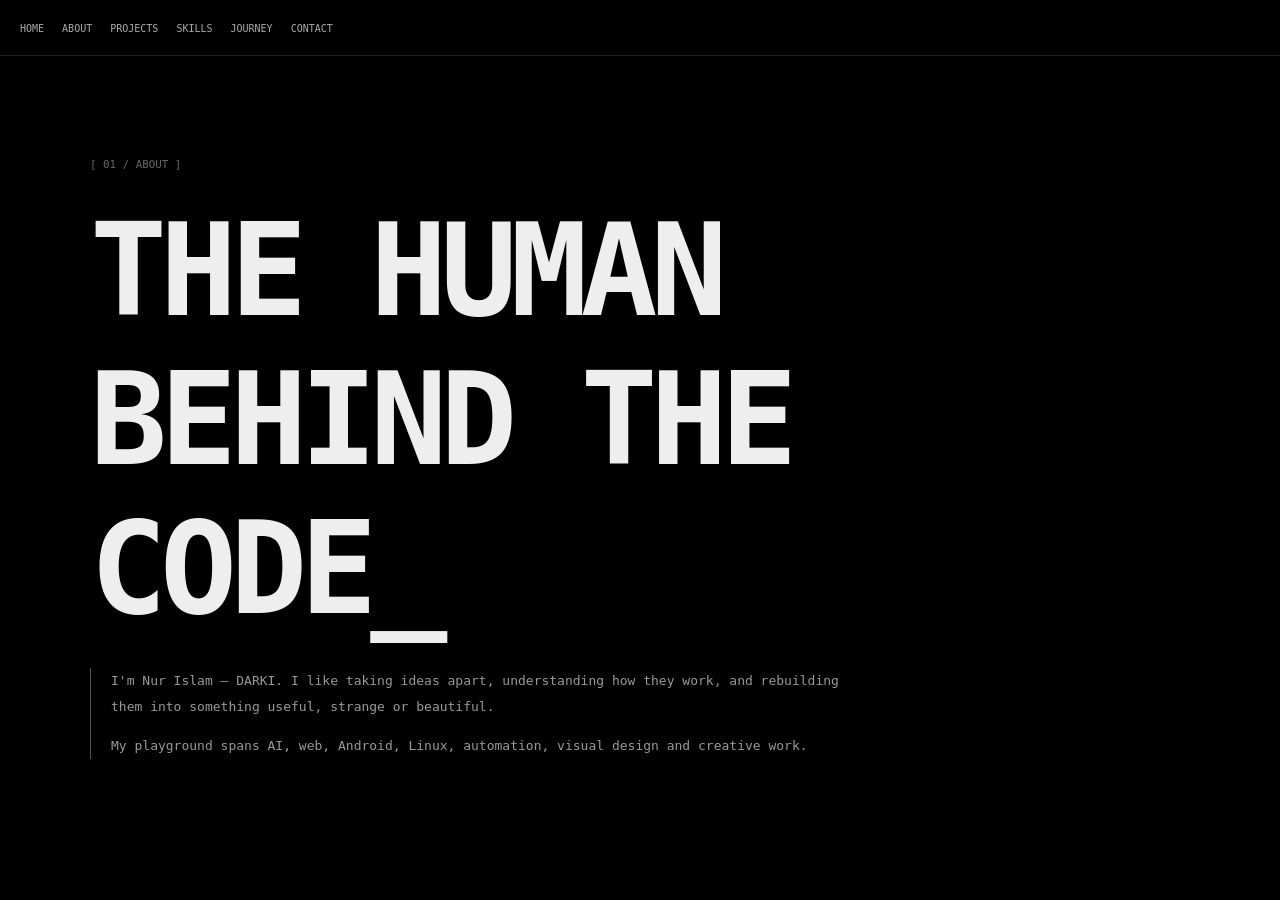
<file: experiment/about.html>
<!doctype html><html><head><meta charset="utf-8"><meta name="viewport" content="width=device-width,initial-scale=1"><title>DARKI // About</title><style>body{margin:0;background:#000;color:#eee;font-family:monospace}nav{padding:20px;border-bottom:1px solid #222}nav a{color:#aaa;text-decoration:none;margin-right:18px;font-size:10px}.wrap{max-width:1100px;margin:auto;padding:100px 25px}small{color:#666}h1{font-size:clamp(55px,10vw,130px);letter-spacing:-7px;margin:25px 0}p{color:#999;line-height:2;max-width:750px}.line{border-left:1px solid #555;padding-left:20px}</style></head><body><nav><a href="index.html">HOME</a><a href="about.html">ABOUT</a><a href="projects.html">PROJECTS</a><a href="skills.html">SKILLS</a><a href="journey.html">JOURNEY</a><a href="contact.html">CONTACT</a></nav><main class="wrap"><small>[ 01 / ABOUT ]</small><h1>THE HUMAN<br>BEHIND THE CODE_</h1><div class="line"><p>I'm Nur Islam — DARKI. I like taking ideas apart, understanding how they work, and rebuilding them into something useful, strange or beautiful.</p><p>My playground spans AI, web, Android, Linux, automation, visual design and creative work.</p></div></main></body></html>
</file>
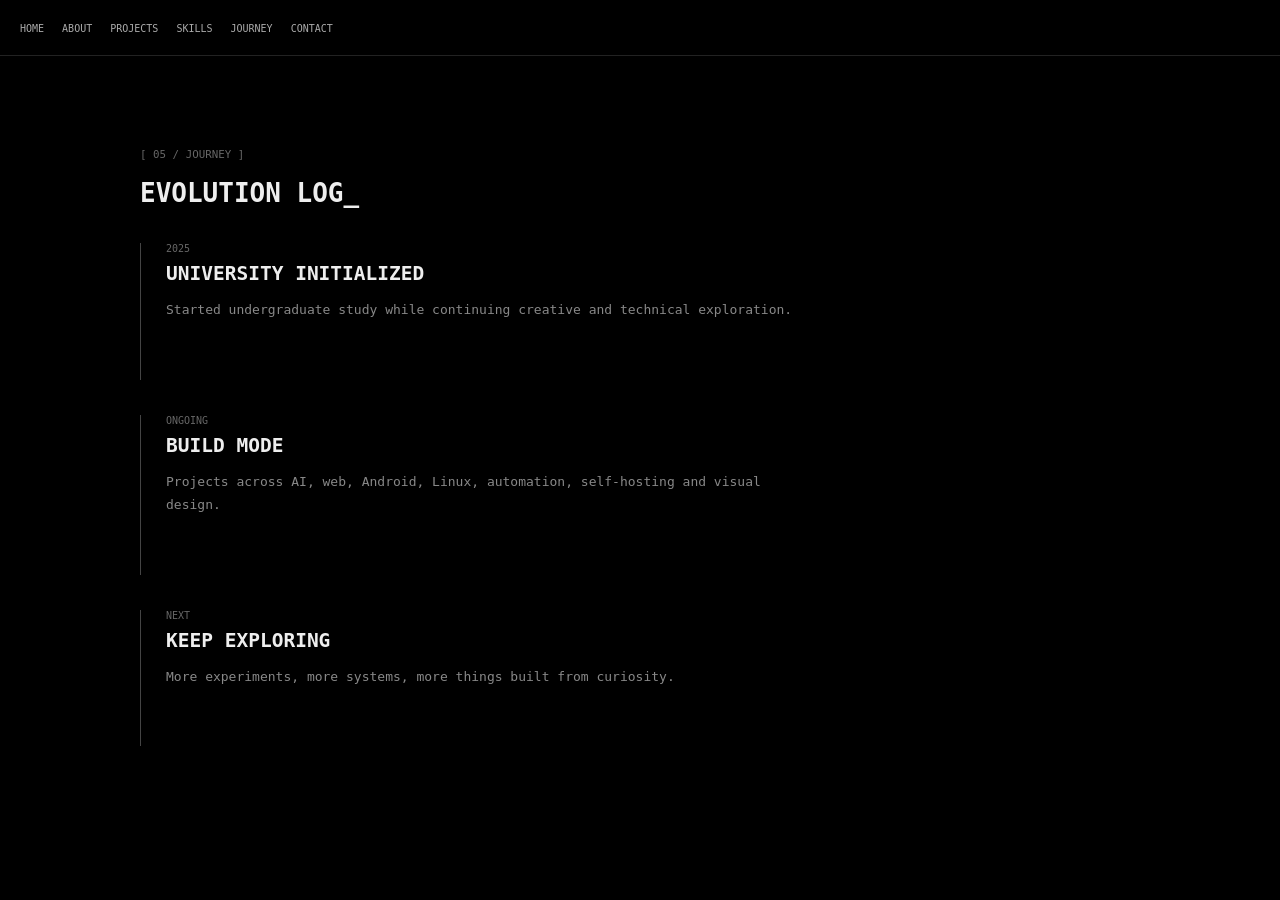
<file: experiment/journey.html>
<!doctype html><html><head><meta charset="utf-8"><meta name="viewport" content="width=device-width,initial-scale=1"><title>DARKI // Journey</title><style>body{margin:0;background:#000;color:#eee;font-family:monospace}nav{padding:20px;border-bottom:1px solid #222}nav a{color:#aaa;text-decoration:none;margin-right:18px;font-size:10px}.wrap{max-width:1000px;margin:auto;padding:90px 25px}small{color:#666}.item{border-left:1px solid #444;padding:0 0 45px 25px;margin:35px 0}.year{font-size:10px;color:#666}.item h2{margin:8px 0}.item p{color:#888;line-height:1.8;max-width:650px}</style></head><body><nav><a href="index.html">HOME</a><a href="about.html">ABOUT</a><a href="projects.html">PROJECTS</a><a href="skills.html">SKILLS</a><a href="journey.html">JOURNEY</a><a href="contact.html">CONTACT</a></nav><main class="wrap"><small>[ 05 / JOURNEY ]</small><h1>EVOLUTION LOG_</h1><div class="item"><div class="year">2025</div><h2>UNIVERSITY INITIALIZED</h2><p>Started undergraduate study while continuing creative and technical exploration.</p></div><div class="item"><div class="year">ONGOING</div><h2>BUILD MODE</h2><p>Projects across AI, web, Android, Linux, automation, self-hosting and visual design.</p></div><div class="item"><div class="year">NEXT</div><h2>KEEP EXPLORING</h2><p>More experiments, more systems, more things built from curiosity.</p></div></main></body></html>
</file>
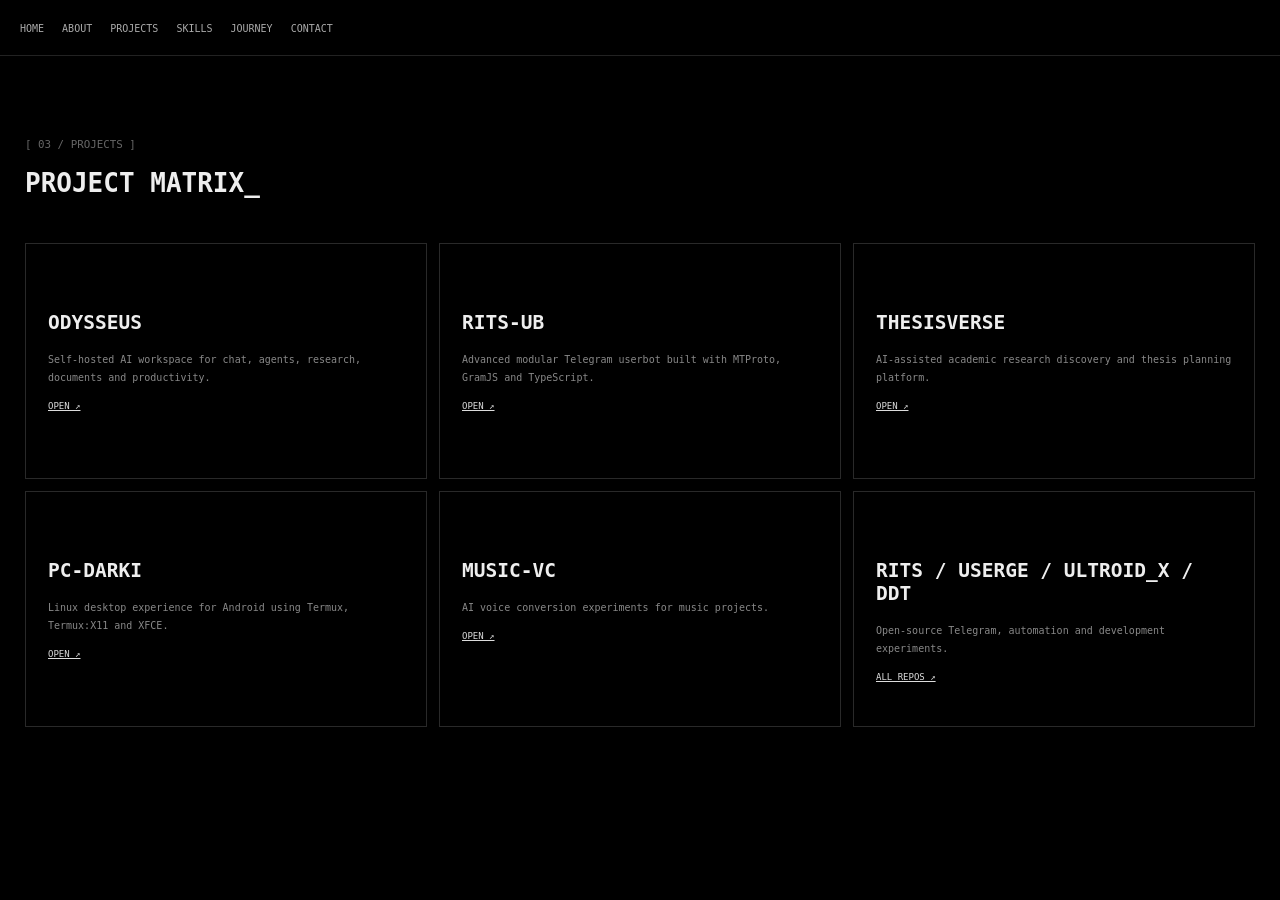
<file: experiment/projects.html>
<!doctype html><html><head><meta charset="utf-8"><meta name="viewport" content="width=device-width,initial-scale=1"><title>DARKI // Projects</title><style>body{margin:0;background:#000;color:#eee;font-family:monospace}nav{padding:20px;border-bottom:1px solid #222}nav a{color:#aaa;text-decoration:none;margin-right:18px;font-size:10px}.wrap{max-width:1400px;margin:auto;padding:80px 25px}small{color:#666}.grid{display:grid;grid-template-columns:repeat(3,1fr);gap:12px;margin-top:45px}.card{border:1px solid #292929;padding:22px;min-height:190px}.card:hover{border-color:#777}.card h2{margin-top:45px}.card p{color:#888;font-size:10px;line-height:1.8}.card a{color:#ddd;font-size:9px}@media(max-width:800px){.grid{grid-template-columns:1fr}}</style></head><body><nav><a href="index.html">HOME</a><a href="about.html">ABOUT</a><a href="projects.html">PROJECTS</a><a href="skills.html">SKILLS</a><a href="journey.html">JOURNEY</a><a href="contact.html">CONTACT</a></nav><main class="wrap"><small>[ 03 / PROJECTS ]</small><h1>PROJECT MATRIX_</h1><div class="grid"><article class="card"><h2>ODYSSEUS</h2><p>Self-hosted AI workspace for chat, agents, research, documents and productivity.</p><a href="https://github.com/nur12islam/odysseus">OPEN ↗</a></article><article class="card"><h2>RITS-UB</h2><p>Advanced modular Telegram userbot built with MTProto, GramJS and TypeScript.</p><a href="https://github.com/nur12islam/rits-ub">OPEN ↗</a></article><article class="card"><h2>THESISVERSE</h2><p>AI-assisted academic research discovery and thesis planning platform.</p><a href="https://github.com/nur12islam/Thesis-Verse">OPEN ↗</a></article><article class="card"><h2>PC-DARKI</h2><p>Linux desktop experience for Android using Termux, Termux:X11 and XFCE.</p><a href="https://github.com/nur12islam/Pc-darki">OPEN ↗</a></article><article class="card"><h2>MUSIC-VC</h2><p>AI voice conversion experiments for music projects.</p><a href="https://github.com/nur12islam/MUSIC-VC">OPEN ↗</a></article><article class="card"><h2>RITS / USERGE / ULTROID_X / DDT</h2><p>Open-source Telegram, automation and development experiments.</p><a href="https://github.com/nur12islam?tab=repositories">ALL REPOS ↗</a></article></div></main></body></html>
</file>
